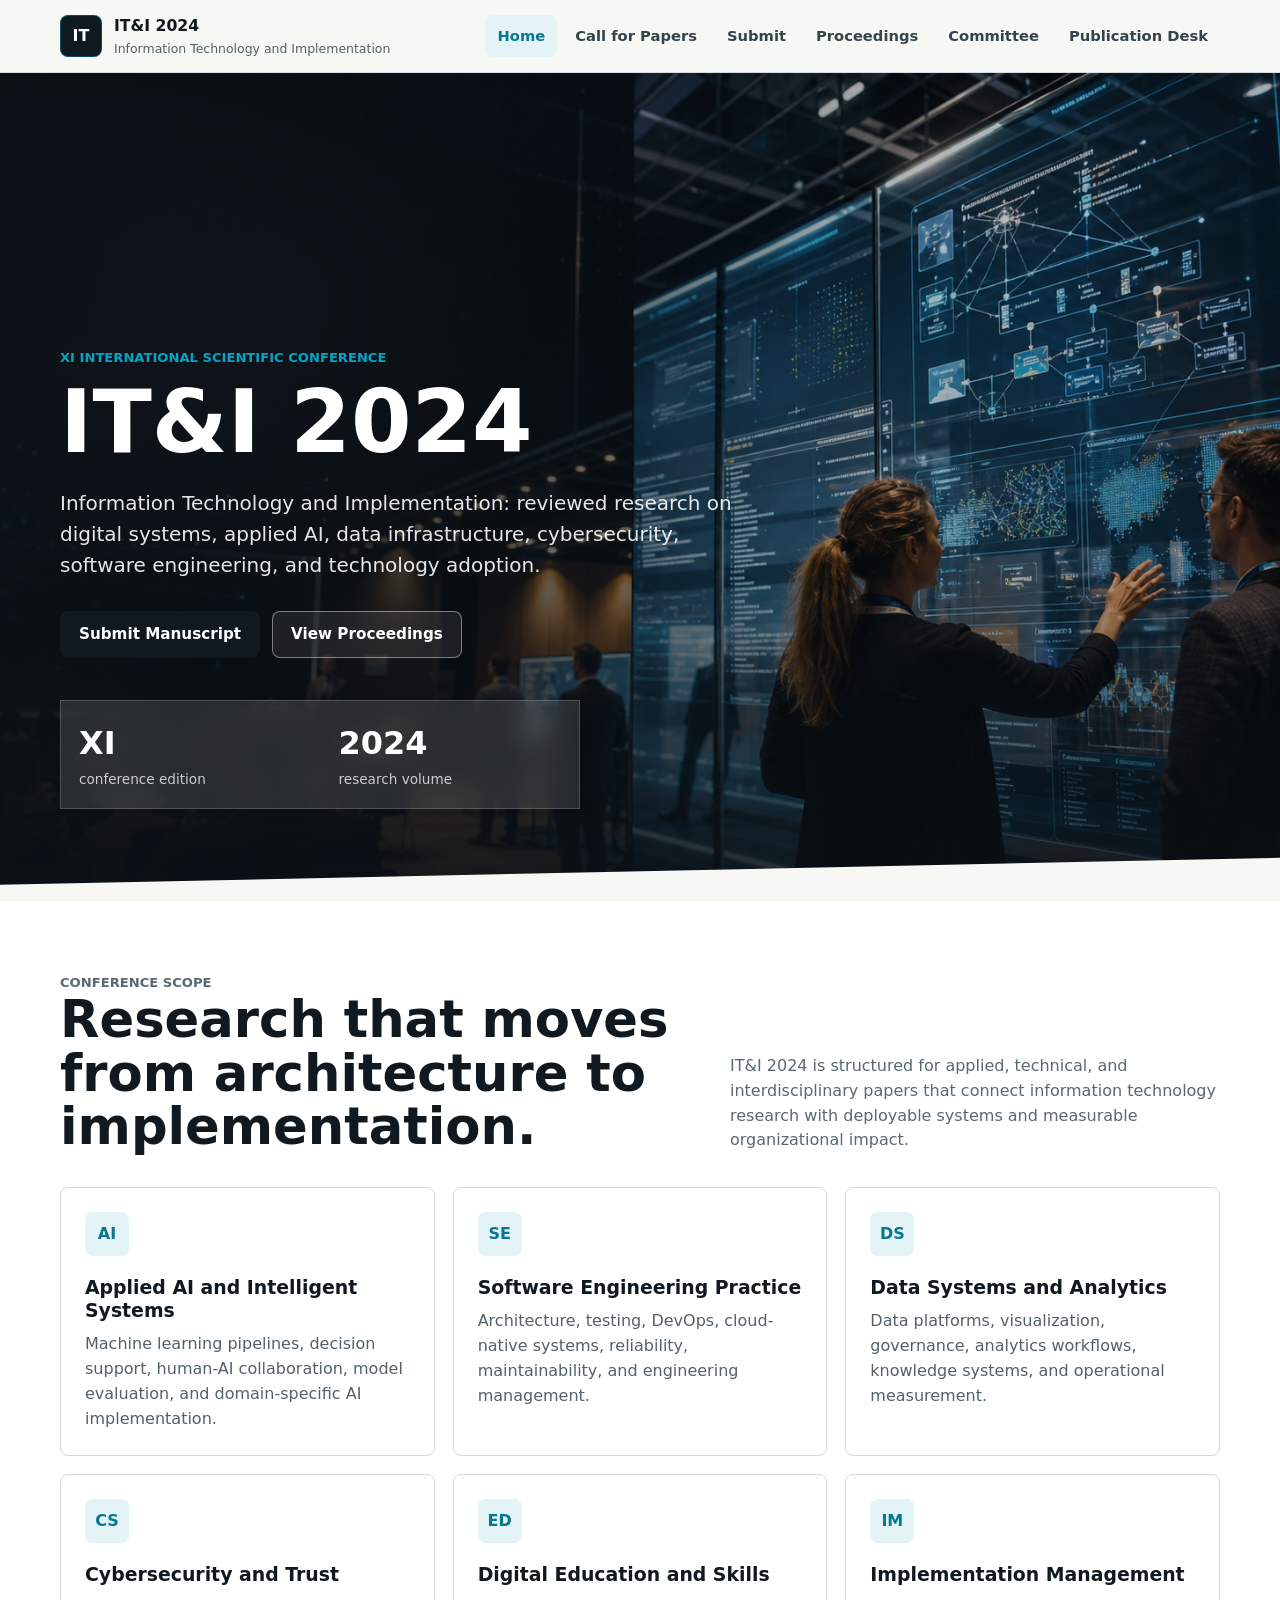
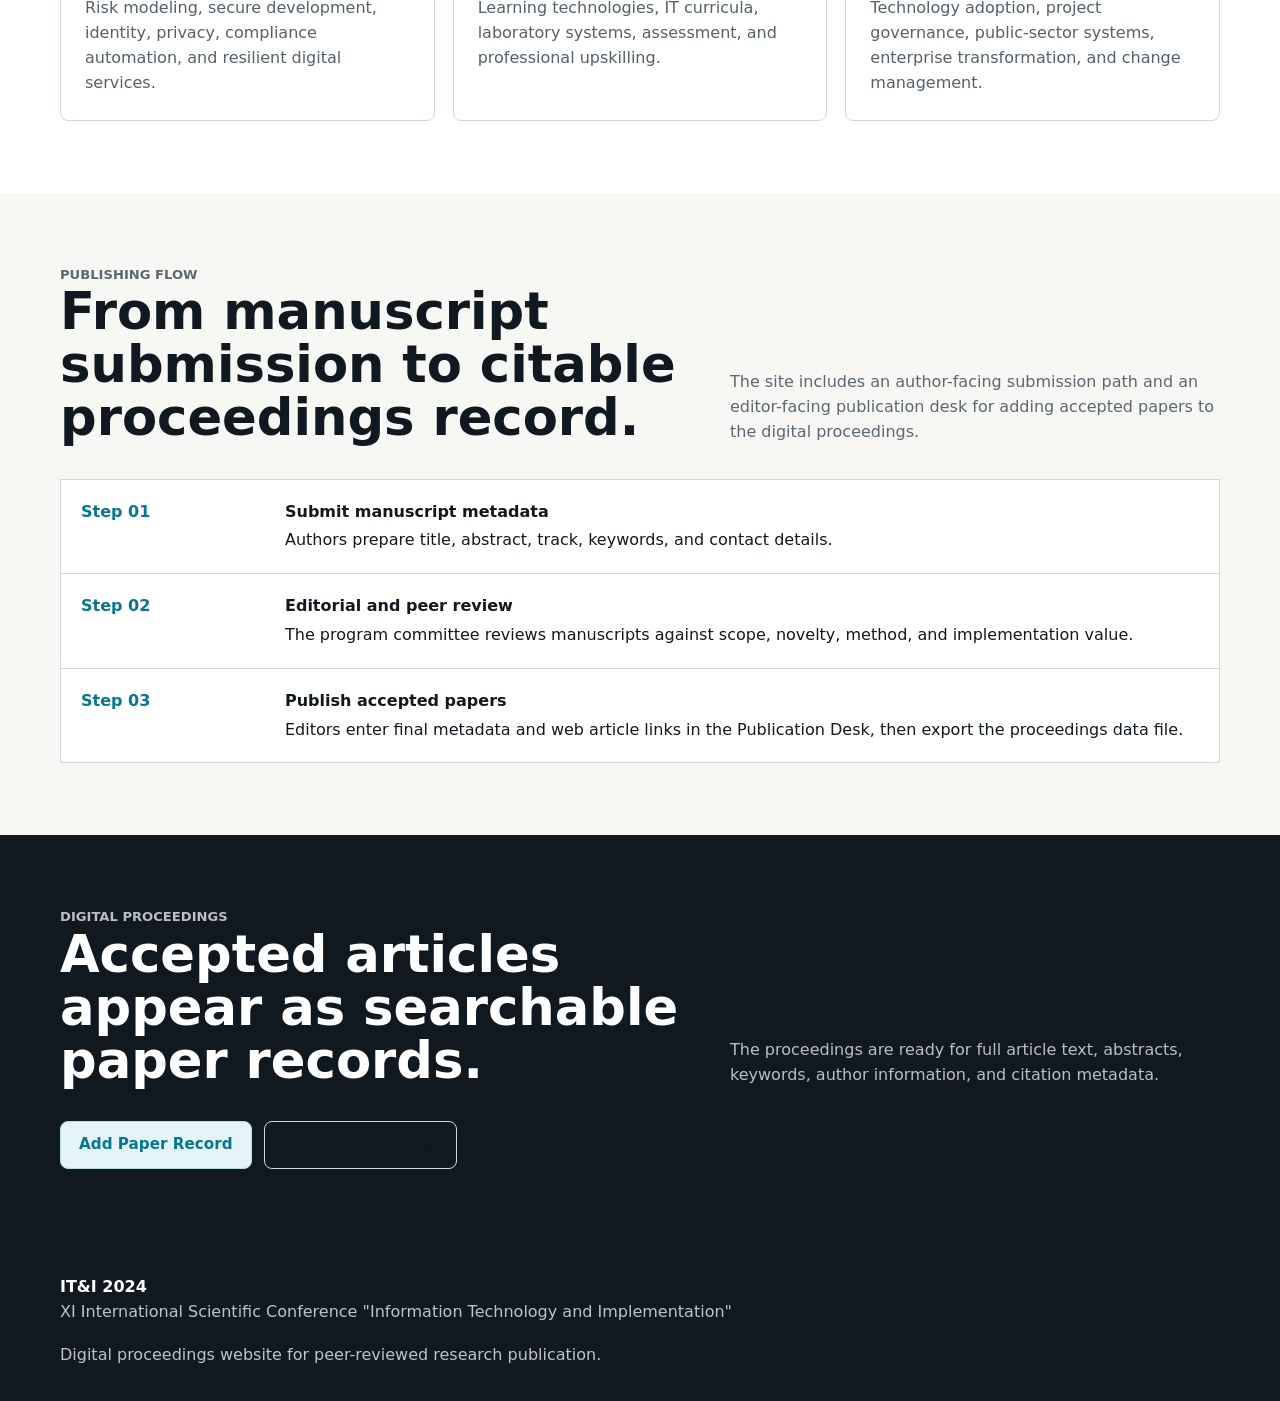
<file: index.html>
<!doctype html>
<html lang="en">
  <head>
    <meta charset="utf-8">
    <meta name="viewport" content="width=device-width, initial-scale=1">
    <title>IT&amp;I 2024 - Information Technology and Implementation</title>
    <meta name="description" content="IT&I 2024 - XI International Scientific Conference Information Technology and Implementation.">
    <link rel="stylesheet" href="assets/styles.css">
  </head>
  <body>
    <header class="site-header">
      <div class="site-header__inner">
        <a class="brand" href="index.html" aria-label="IT&I 2024 home">
          <span class="brand__mark">IT</span>
          <span class="brand__text">
            <strong>IT&amp;I 2024</strong>
            <span>Information Technology and Implementation</span>
          </span>
        </a>
        <button class="nav-toggle" type="button" data-nav-toggle aria-label="Open navigation" aria-expanded="false">
          <span></span><span></span><span></span>
        </button>
        <nav class="site-nav" data-nav>
          <a href="index.html">Home</a>
          <a href="cfp.html">Call for Papers</a>
          <a href="submit.html">Submit</a>
          <a href="proceedings.html">Proceedings</a>
          <a href="committee.html">Committee</a>
          <a href="publisher.html">Publication Desk</a>
        </nav>
      </div>
    </header>

    <main>
      <section class="hero">
        <div class="hero__inner">
          <div class="hero__content">
            <p class="eyebrow">XI International Scientific Conference</p>
            <h1>IT&amp;I 2024</h1>
            <p class="hero__subtitle">Information Technology and Implementation: reviewed research on digital systems, applied AI, data infrastructure, cybersecurity, software engineering, and technology adoption.</p>
            <div class="hero__actions">
              <a class="button" href="submit.html">Submit Manuscript</a>
              <a class="button button--ghost" href="proceedings.html">View Proceedings</a>
            </div>
            <div class="hero__stats" aria-label="Conference highlights">
              <div><strong>XI</strong><span>conference edition</span></div>
              <div><strong>2024</strong><span>research volume</span></div>
            </div>
          </div>
        </div>
      </section>

      <section class="section section--white">
        <div class="section__inner">
          <div class="section__header">
            <div>
              <p class="eyebrow">Conference Scope</p>
              <h2>Research that moves from architecture to implementation.</h2>
            </div>
            <p>IT&amp;I 2024 is structured for applied, technical, and interdisciplinary papers that connect information technology research with deployable systems and measurable organizational impact.</p>
          </div>
          <div class="grid grid--3">
            <article class="track-card">
              <span class="track-card__code">AI</span>
              <h3>Applied AI and Intelligent Systems</h3>
              <p>Machine learning pipelines, decision support, human-AI collaboration, model evaluation, and domain-specific AI implementation.</p>
            </article>
            <article class="track-card">
              <span class="track-card__code">SE</span>
              <h3>Software Engineering Practice</h3>
              <p>Architecture, testing, DevOps, cloud-native systems, reliability, maintainability, and engineering management.</p>
            </article>
            <article class="track-card">
              <span class="track-card__code">DS</span>
              <h3>Data Systems and Analytics</h3>
              <p>Data platforms, visualization, governance, analytics workflows, knowledge systems, and operational measurement.</p>
            </article>
            <article class="track-card">
              <span class="track-card__code">CS</span>
              <h3>Cybersecurity and Trust</h3>
              <p>Risk modeling, secure development, identity, privacy, compliance automation, and resilient digital services.</p>
            </article>
            <article class="track-card">
              <span class="track-card__code">ED</span>
              <h3>Digital Education and Skills</h3>
              <p>Learning technologies, IT curricula, laboratory systems, assessment, and professional upskilling.</p>
            </article>
            <article class="track-card">
              <span class="track-card__code">IM</span>
              <h3>Implementation Management</h3>
              <p>Technology adoption, project governance, public-sector systems, enterprise transformation, and change management.</p>
            </article>
          </div>
        </div>
      </section>

      <section class="section">
        <div class="section__inner">
          <div class="section__header">
            <div>
              <p class="eyebrow">Publishing Flow</p>
              <h2>From manuscript submission to citable proceedings record.</h2>
            </div>
            <p>The site includes an author-facing submission path and an editor-facing publication desk for adding accepted papers to the digital proceedings.</p>
          </div>
          <div class="timeline">
            <div class="timeline__item">
              <time>Step 01</time>
              <div><strong>Submit manuscript metadata</strong><span>Authors prepare title, abstract, track, keywords, and contact details.</span></div>
            </div>
            <div class="timeline__item">
              <time>Step 02</time>
              <div><strong>Editorial and peer review</strong><span>The program committee reviews manuscripts against scope, novelty, method, and implementation value.</span></div>
            </div>
            <div class="timeline__item">
              <time>Step 03</time>
              <div><strong>Publish accepted papers</strong><span>Editors enter final metadata and web article links in the Publication Desk, then export the proceedings data file.</span></div>
            </div>
          </div>
        </div>
      </section>

      <section class="section section--dark">
        <div class="section__inner">
          <div class="section__header">
            <div>
              <p class="eyebrow">Digital Proceedings</p>
              <h2>Accepted articles appear as searchable paper records.</h2>
            </div>
            <p>The proceedings are ready for full article text, abstracts, keywords, author information, and citation metadata.</p>
          </div>
          <div class="hero__actions">
            <a class="button button--quiet" href="publisher.html">Add Paper Record</a>
            <a class="button button--ghost" href="proceedings.html">Open Proceedings</a>
          </div>
        </div>
      </section>
    </main>

    <footer class="site-footer">
      <div class="footer__inner">
        <div><strong>IT&amp;I 2024</strong><br>XI International Scientific Conference "Information Technology and Implementation"</div>
        <div>Digital proceedings website for peer-reviewed research publication.</div>
      </div>
    </footer>
    <script src="assets/papers.js"></script>
    <script src="assets/app.js"></script>
  </body>
</html>
</file>
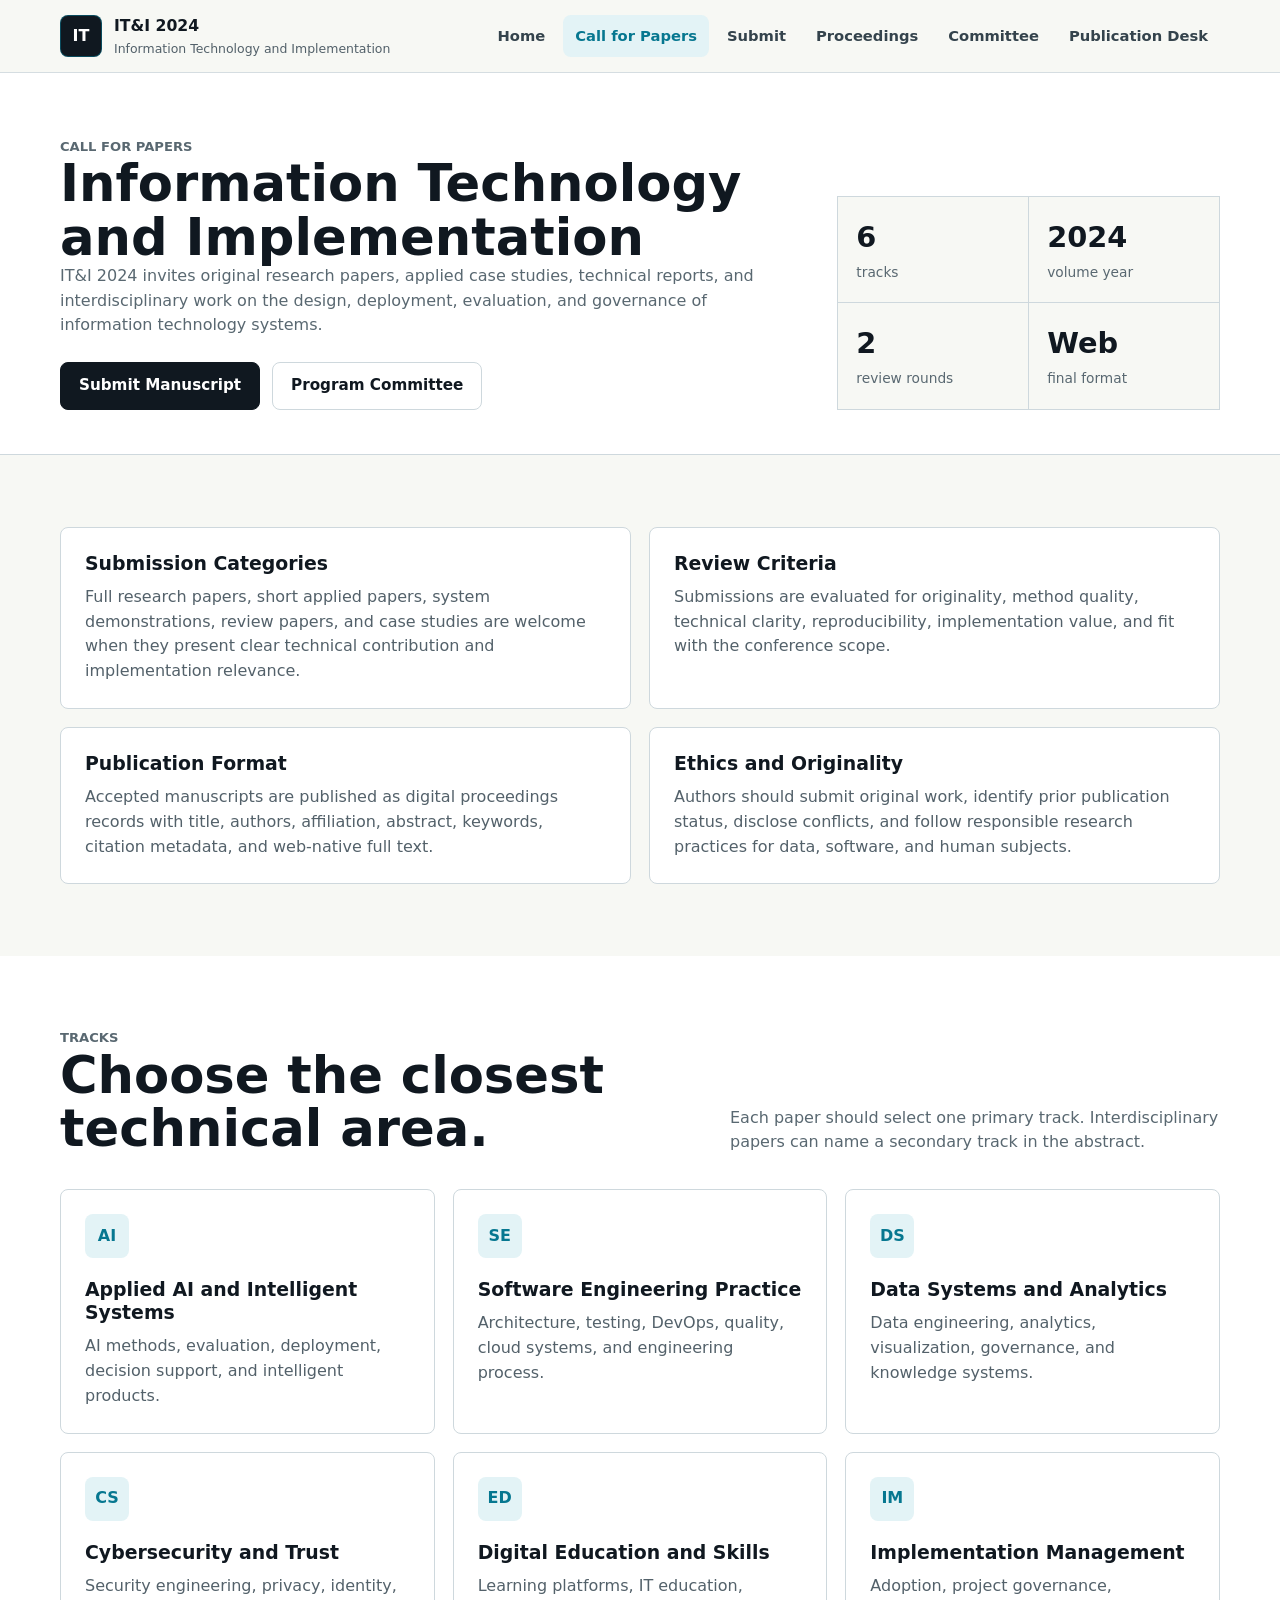
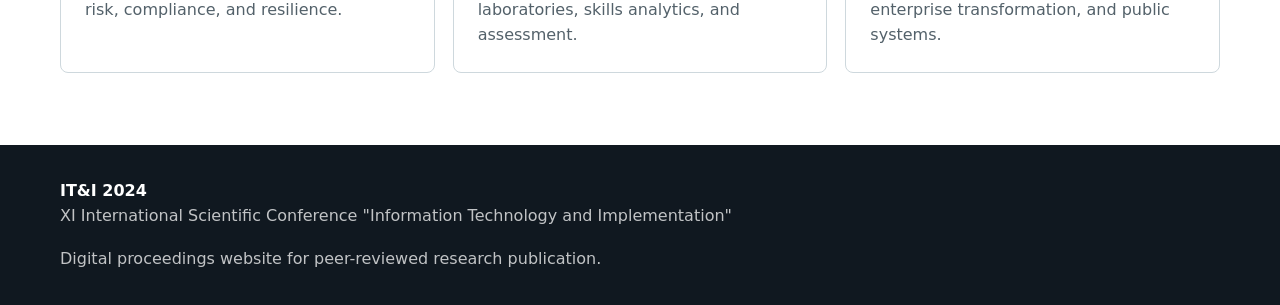
<file: cfp.html>
<!doctype html>
<html lang="en">
  <head>
    <meta charset="utf-8">
    <meta name="viewport" content="width=device-width, initial-scale=1">
    <title>Call for Papers - IT&amp;I 2024</title>
    <link rel="stylesheet" href="assets/styles.css">
  </head>
  <body>
    <header class="site-header">
      <div class="site-header__inner">
        <a class="brand" href="index.html"><span class="brand__mark">IT</span><span class="brand__text"><strong>IT&amp;I 2024</strong><span>Information Technology and Implementation</span></span></a>
        <button class="nav-toggle" type="button" data-nav-toggle aria-label="Open navigation" aria-expanded="false"><span></span><span></span><span></span></button>
        <nav class="site-nav" data-nav>
          <a href="index.html">Home</a>
          <a href="cfp.html">Call for Papers</a>
          <a href="submit.html">Submit</a>
          <a href="proceedings.html">Proceedings</a>
          <a href="committee.html">Committee</a>
          <a href="publisher.html">Publication Desk</a>
        </nav>
      </div>
    </header>
    <main>
      <section class="page-hero">
        <div class="section__inner page-hero__grid">
          <div>
            <p class="eyebrow">Call for Papers</p>
            <h1>Information Technology and Implementation</h1>
            <p>IT&amp;I 2024 invites original research papers, applied case studies, technical reports, and interdisciplinary work on the design, deployment, evaluation, and governance of information technology systems.</p>
            <div class="page-hero__actions">
              <a class="button" href="submit.html">Submit Manuscript</a>
              <a class="button button--ghost" href="committee.html">Program Committee</a>
            </div>
          </div>
          <div class="metric-strip">
            <div><strong>6</strong><span>tracks</span></div>
            <div><strong>2024</strong><span>volume year</span></div>
            <div><strong>2</strong><span>review rounds</span></div>
            <div><strong>Web</strong><span>final format</span></div>
          </div>
        </div>
      </section>

      <section class="section">
        <div class="section__inner">
          <div class="grid grid--2">
            <article class="info-panel">
              <h3>Submission Categories</h3>
              <p>Full research papers, short applied papers, system demonstrations, review papers, and case studies are welcome when they present clear technical contribution and implementation relevance.</p>
            </article>
            <article class="info-panel">
              <h3>Review Criteria</h3>
              <p>Submissions are evaluated for originality, method quality, technical clarity, reproducibility, implementation value, and fit with the conference scope.</p>
            </article>
            <article class="info-panel">
              <h3>Publication Format</h3>
              <p>Accepted manuscripts are published as digital proceedings records with title, authors, affiliation, abstract, keywords, citation metadata, and web-native full text.</p>
            </article>
            <article class="info-panel">
              <h3>Ethics and Originality</h3>
              <p>Authors should submit original work, identify prior publication status, disclose conflicts, and follow responsible research practices for data, software, and human subjects.</p>
            </article>
          </div>
        </div>
      </section>

      <section class="section section--white">
        <div class="section__inner">
          <div class="section__header">
            <div>
              <p class="eyebrow">Tracks</p>
              <h2>Choose the closest technical area.</h2>
            </div>
            <p>Each paper should select one primary track. Interdisciplinary papers can name a secondary track in the abstract.</p>
          </div>
          <div class="grid grid--3">
            <article class="track-card"><span class="track-card__code">AI</span><h3>Applied AI and Intelligent Systems</h3><p>AI methods, evaluation, deployment, decision support, and intelligent products.</p></article>
            <article class="track-card"><span class="track-card__code">SE</span><h3>Software Engineering Practice</h3><p>Architecture, testing, DevOps, quality, cloud systems, and engineering process.</p></article>
            <article class="track-card"><span class="track-card__code">DS</span><h3>Data Systems and Analytics</h3><p>Data engineering, analytics, visualization, governance, and knowledge systems.</p></article>
            <article class="track-card"><span class="track-card__code">CS</span><h3>Cybersecurity and Trust</h3><p>Security engineering, privacy, identity, risk, compliance, and resilience.</p></article>
            <article class="track-card"><span class="track-card__code">ED</span><h3>Digital Education and Skills</h3><p>Learning platforms, IT education, laboratories, skills analytics, and assessment.</p></article>
            <article class="track-card"><span class="track-card__code">IM</span><h3>Implementation Management</h3><p>Adoption, project governance, enterprise transformation, and public systems.</p></article>
          </div>
        </div>
      </section>
    </main>
    <footer class="site-footer"><div class="footer__inner"><div><strong>IT&amp;I 2024</strong><br>XI International Scientific Conference "Information Technology and Implementation"</div><div>Digital proceedings website for peer-reviewed research publication.</div></div></footer>
    <script src="assets/papers.js"></script>
    <script src="assets/app.js"></script>
  </body>
</html>
</file>
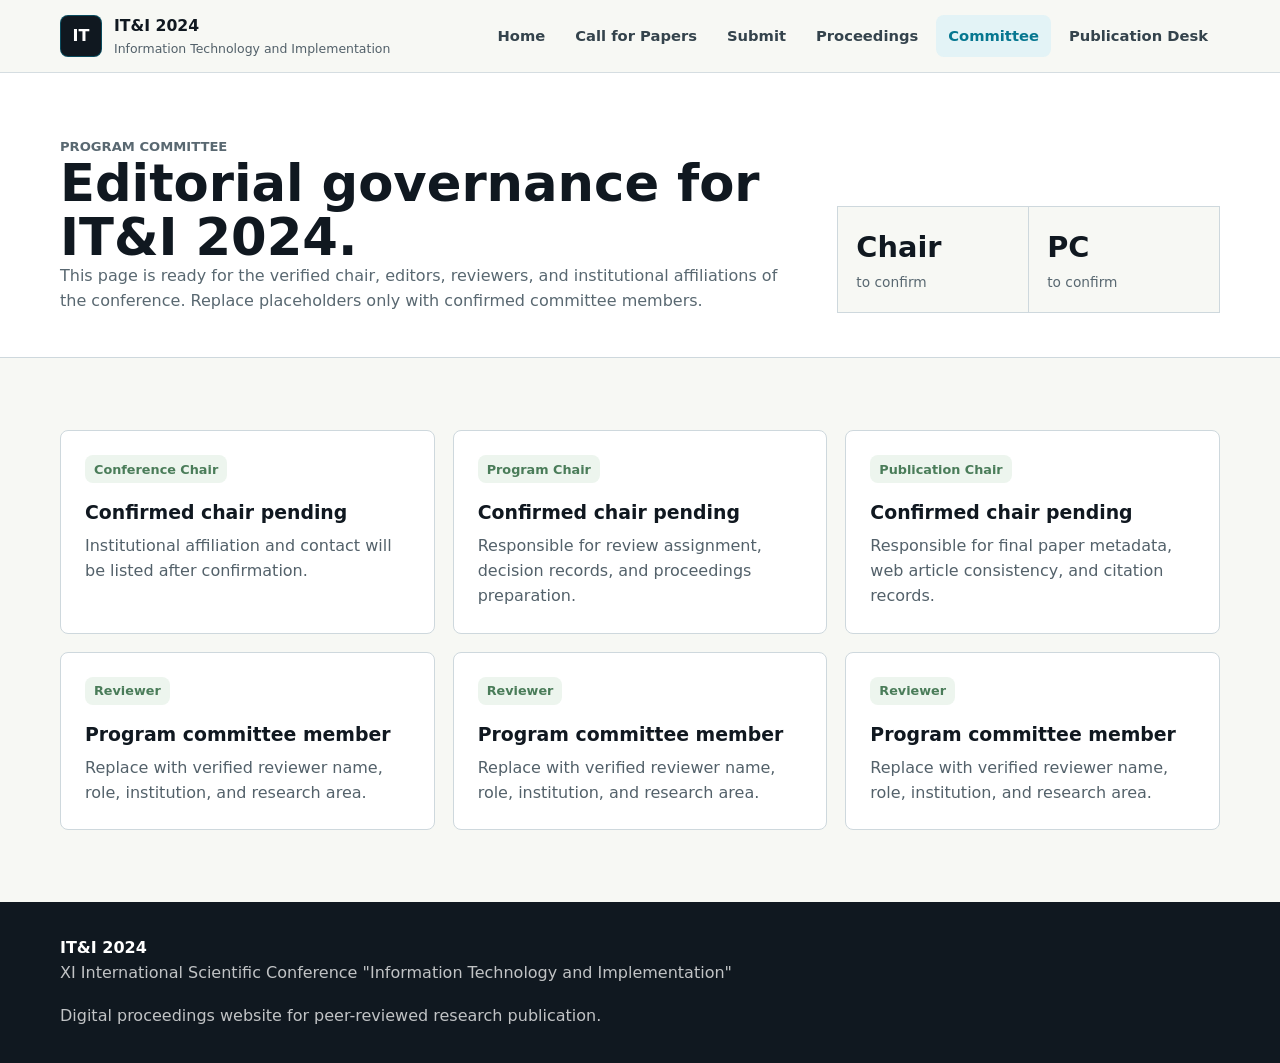
<file: committee.html>
<!doctype html>
<html lang="en">
  <head>
    <meta charset="utf-8">
    <meta name="viewport" content="width=device-width, initial-scale=1">
    <title>Committee - IT&amp;I 2024</title>
    <link rel="stylesheet" href="assets/styles.css">
  </head>
  <body>
    <header class="site-header">
      <div class="site-header__inner">
        <a class="brand" href="index.html"><span class="brand__mark">IT</span><span class="brand__text"><strong>IT&amp;I 2024</strong><span>Information Technology and Implementation</span></span></a>
        <button class="nav-toggle" type="button" data-nav-toggle aria-label="Open navigation" aria-expanded="false"><span></span><span></span><span></span></button>
        <nav class="site-nav" data-nav>
          <a href="index.html">Home</a>
          <a href="cfp.html">Call for Papers</a>
          <a href="submit.html">Submit</a>
          <a href="proceedings.html">Proceedings</a>
          <a href="committee.html">Committee</a>
          <a href="publisher.html">Publication Desk</a>
        </nav>
      </div>
    </header>
    <main>
      <section class="page-hero">
        <div class="section__inner page-hero__grid">
          <div>
            <p class="eyebrow">Program Committee</p>
            <h1>Editorial governance for IT&amp;I 2024.</h1>
            <p>This page is ready for the verified chair, editors, reviewers, and institutional affiliations of the conference. Replace placeholders only with confirmed committee members.</p>
          </div>
          <div class="metric-strip">
            <div><strong>Chair</strong><span>to confirm</span></div>
            <div><strong>PC</strong><span>to confirm</span></div>
          </div>
        </div>
      </section>
      <section class="section">
        <div class="section__inner">
          <div class="committee-grid">
            <article class="committee-card"><span class="role-tag">Conference Chair</span><h3>Confirmed chair pending</h3><p>Institutional affiliation and contact will be listed after confirmation.</p></article>
            <article class="committee-card"><span class="role-tag">Program Chair</span><h3>Confirmed chair pending</h3><p>Responsible for review assignment, decision records, and proceedings preparation.</p></article>
            <article class="committee-card"><span class="role-tag">Publication Chair</span><h3>Confirmed chair pending</h3><p>Responsible for final paper metadata, web article consistency, and citation records.</p></article>
            <article class="committee-card"><span class="role-tag">Reviewer</span><h3>Program committee member</h3><p>Replace with verified reviewer name, role, institution, and research area.</p></article>
            <article class="committee-card"><span class="role-tag">Reviewer</span><h3>Program committee member</h3><p>Replace with verified reviewer name, role, institution, and research area.</p></article>
            <article class="committee-card"><span class="role-tag">Reviewer</span><h3>Program committee member</h3><p>Replace with verified reviewer name, role, institution, and research area.</p></article>
          </div>
        </div>
      </section>
    </main>
    <footer class="site-footer"><div class="footer__inner"><div><strong>IT&amp;I 2024</strong><br>XI International Scientific Conference "Information Technology and Implementation"</div><div>Digital proceedings website for peer-reviewed research publication.</div></div></footer>
    <script src="assets/papers.js"></script>
    <script src="assets/app.js"></script>
  </body>
</html>
</file>
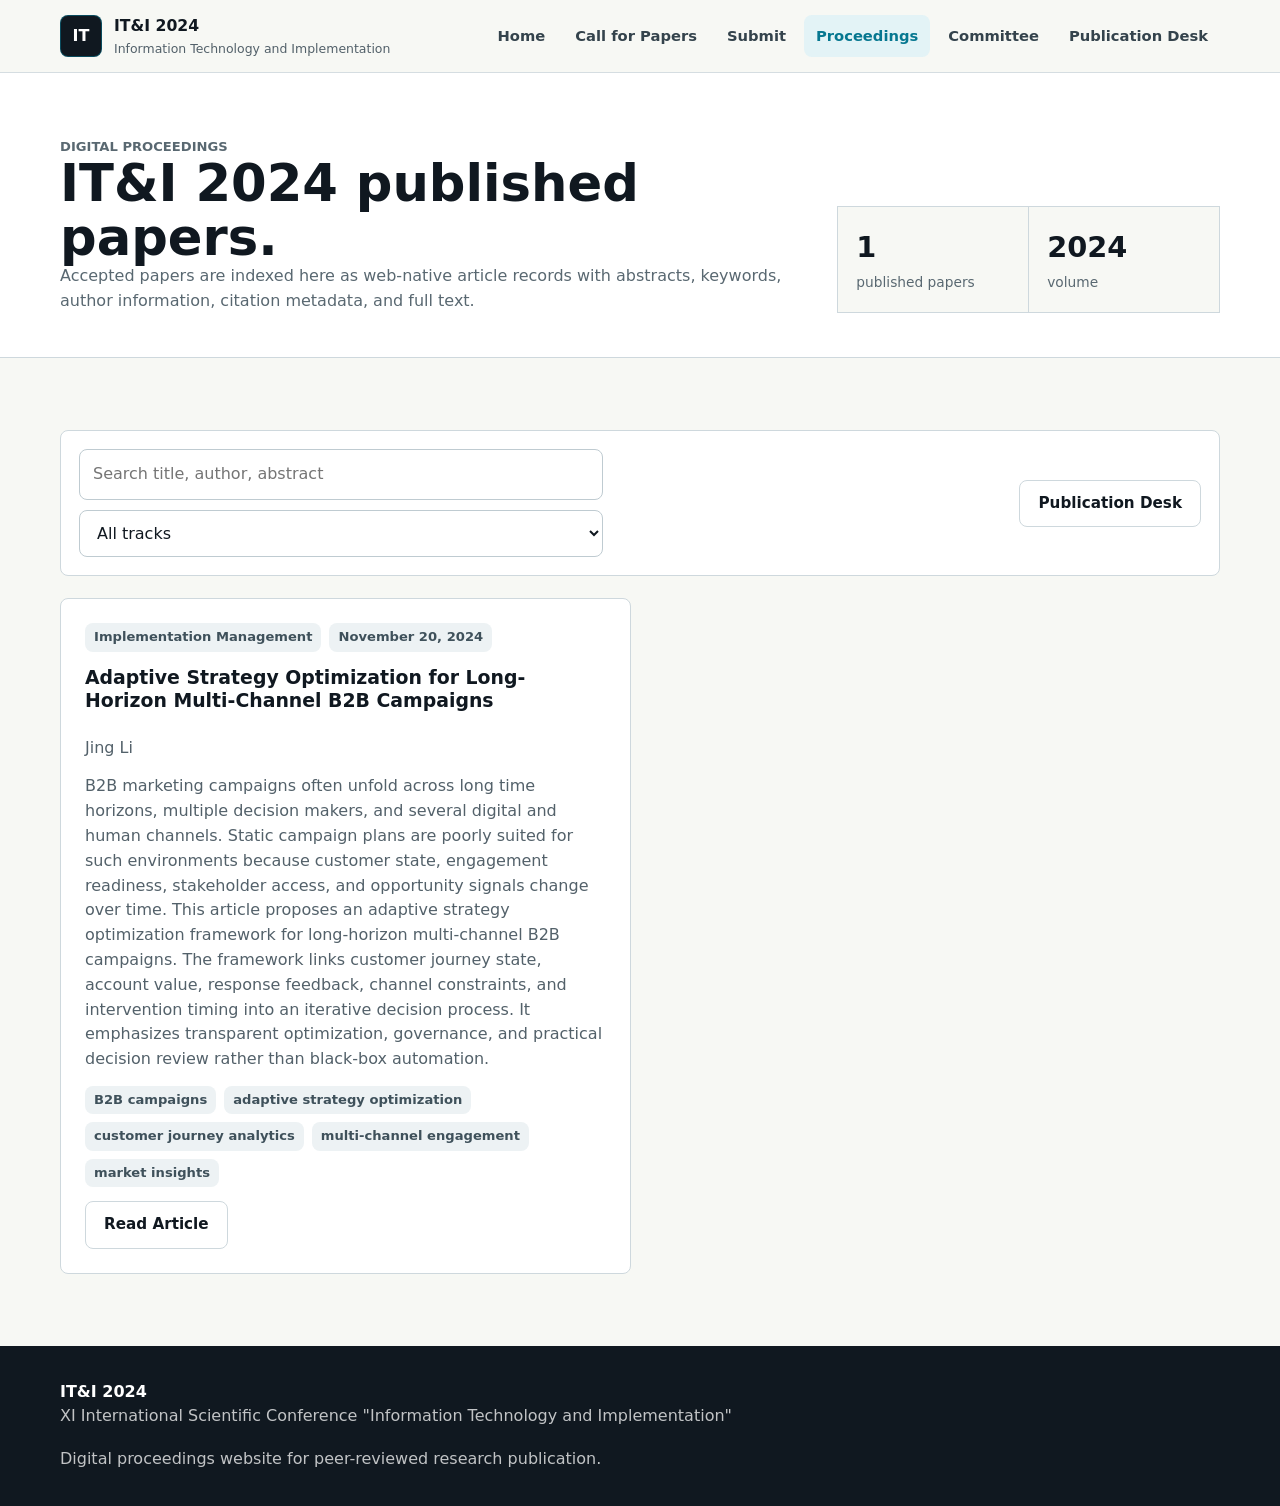
<file: proceedings.html>
<!doctype html>
<html lang="en">
  <head>
    <meta charset="utf-8">
    <meta name="viewport" content="width=device-width, initial-scale=1">
    <title>Proceedings - IT&amp;I 2024</title>
    <link rel="stylesheet" href="assets/styles.css">
  </head>
  <body>
    <header class="site-header">
      <div class="site-header__inner">
        <a class="brand" href="index.html"><span class="brand__mark">IT</span><span class="brand__text"><strong>IT&amp;I 2024</strong><span>Information Technology and Implementation</span></span></a>
        <button class="nav-toggle" type="button" data-nav-toggle aria-label="Open navigation" aria-expanded="false"><span></span><span></span><span></span></button>
        <nav class="site-nav" data-nav>
          <a href="index.html">Home</a>
          <a href="cfp.html">Call for Papers</a>
          <a href="submit.html">Submit</a>
          <a href="proceedings.html">Proceedings</a>
          <a href="committee.html">Committee</a>
          <a href="publisher.html">Publication Desk</a>
        </nav>
      </div>
    </header>
    <main>
      <section class="page-hero">
        <div class="section__inner page-hero__grid">
          <div>
            <p class="eyebrow">Digital Proceedings</p>
            <h1>IT&amp;I 2024 published papers.</h1>
            <p>Accepted papers are indexed here as web-native article records with abstracts, keywords, author information, citation metadata, and full text.</p>
          </div>
          <div class="metric-strip">
            <div><strong data-paper-count>0</strong><span>published papers</span></div>
            <div><strong>2024</strong><span>volume</span></div>
          </div>
        </div>
      </section>

      <section class="section">
        <div class="section__inner">
          <div class="toolbar">
            <div class="field-inline">
              <input data-paper-search type="search" placeholder="Search title, author, abstract">
              <select data-paper-track aria-label="Filter by track">
                <option value="">All tracks</option>
              </select>
            </div>
            <a class="button button--ghost" href="publisher.html">Publication Desk</a>
          </div>
          <div class="paper-list" data-proceedings></div>
        </div>
      </section>
    </main>
    <footer class="site-footer"><div class="footer__inner"><div><strong>IT&amp;I 2024</strong><br>XI International Scientific Conference "Information Technology and Implementation"</div><div>Digital proceedings website for peer-reviewed research publication.</div></div></footer>
    <script src="assets/papers.js"></script>
    <script src="assets/app.js"></script>
  </body>
</html>
</file>
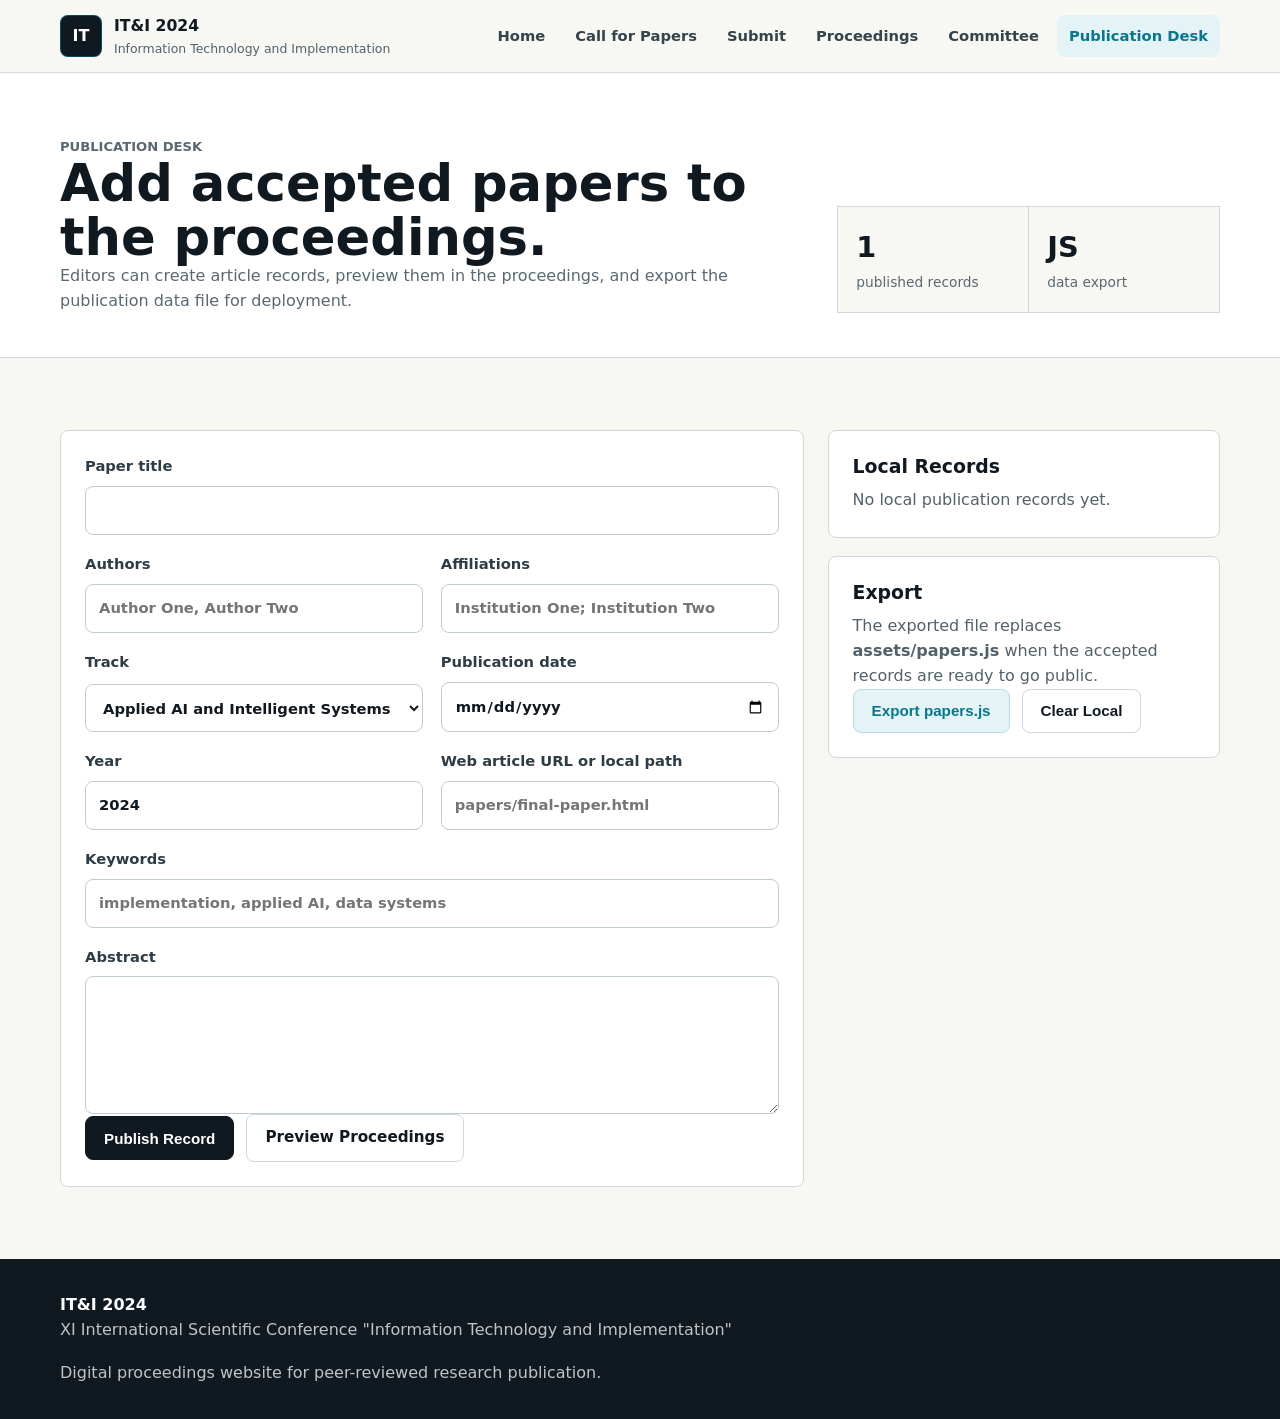
<file: publisher.html>
<!doctype html>
<html lang="en">
  <head>
    <meta charset="utf-8">
    <meta name="viewport" content="width=device-width, initial-scale=1">
    <title>Publication Desk - IT&amp;I 2024</title>
    <link rel="stylesheet" href="assets/styles.css">
  </head>
  <body>
    <header class="site-header">
      <div class="site-header__inner">
        <a class="brand" href="index.html"><span class="brand__mark">IT</span><span class="brand__text"><strong>IT&amp;I 2024</strong><span>Information Technology and Implementation</span></span></a>
        <button class="nav-toggle" type="button" data-nav-toggle aria-label="Open navigation" aria-expanded="false"><span></span><span></span><span></span></button>
        <nav class="site-nav" data-nav>
          <a href="index.html">Home</a>
          <a href="cfp.html">Call for Papers</a>
          <a href="submit.html">Submit</a>
          <a href="proceedings.html">Proceedings</a>
          <a href="committee.html">Committee</a>
          <a href="publisher.html">Publication Desk</a>
        </nav>
      </div>
    </header>
    <main>
      <section class="page-hero">
        <div class="section__inner page-hero__grid">
          <div>
            <p class="eyebrow">Publication Desk</p>
            <h1>Add accepted papers to the proceedings.</h1>
            <p>Editors can create article records, preview them in the proceedings, and export the publication data file for deployment.</p>
          </div>
          <div class="metric-strip">
            <div><strong data-paper-count>0</strong><span>published records</span></div>
            <div><strong>JS</strong><span>data export</span></div>
          </div>
        </div>
      </section>

      <section class="section">
        <div class="section__inner layout-two">
          <form class="form-panel" data-publisher-form>
            <div class="form-grid">
              <label class="span-2">
                Paper title
                <input name="title" type="text" required>
              </label>
              <label>
                Authors
                <input name="authors" type="text" placeholder="Author One, Author Two" required>
              </label>
              <label>
                Affiliations
                <input name="affiliations" type="text" placeholder="Institution One; Institution Two">
              </label>
              <label>
                Track
                <select name="track" required>
                  <option>Applied AI and Intelligent Systems</option>
                  <option>Software Engineering Practice</option>
                  <option>Data Systems and Analytics</option>
                  <option>Cybersecurity and Trust</option>
                  <option>Digital Education and Skills</option>
                  <option>Implementation Management</option>
                </select>
              </label>
              <label>
                Publication date
                <input name="publicationDate" type="date">
              </label>
              <label>
                Year
                <input name="year" type="text" value="2024">
              </label>
              <label>
                Web article URL or local path
                <input name="fullTextUrl" type="text" placeholder="papers/final-paper.html">
              </label>
              <label class="span-2">
                Keywords
                <input name="keywords" type="text" placeholder="implementation, applied AI, data systems">
              </label>
              <label class="span-2">
                Abstract
                <textarea name="abstract" required></textarea>
              </label>
            </div>
            <div class="form-actions">
              <button class="button" type="submit">Publish Record</button>
              <a class="button button--ghost" href="proceedings.html">Preview Proceedings</a>
            </div>
          </form>
          <aside class="stack">
            <div class="info-panel">
              <h3>Local Records</h3>
              <div class="stack" data-local-paper-list></div>
            </div>
            <div class="info-panel">
              <h3>Export</h3>
              <p class="muted">The exported file replaces <strong>assets/papers.js</strong> when the accepted records are ready to go public.</p>
              <div class="form-actions">
                <button class="button button--quiet" type="button" data-export-papers>Export papers.js</button>
                <button class="button button--ghost" type="button" data-clear-papers>Clear Local</button>
              </div>
            </div>
          </aside>
        </div>
      </section>
    </main>
    <footer class="site-footer"><div class="footer__inner"><div><strong>IT&amp;I 2024</strong><br>XI International Scientific Conference "Information Technology and Implementation"</div><div>Digital proceedings website for peer-reviewed research publication.</div></div></footer>
    <script src="assets/papers.js"></script>
    <script src="assets/app.js"></script>
  </body>
</html>
</file>
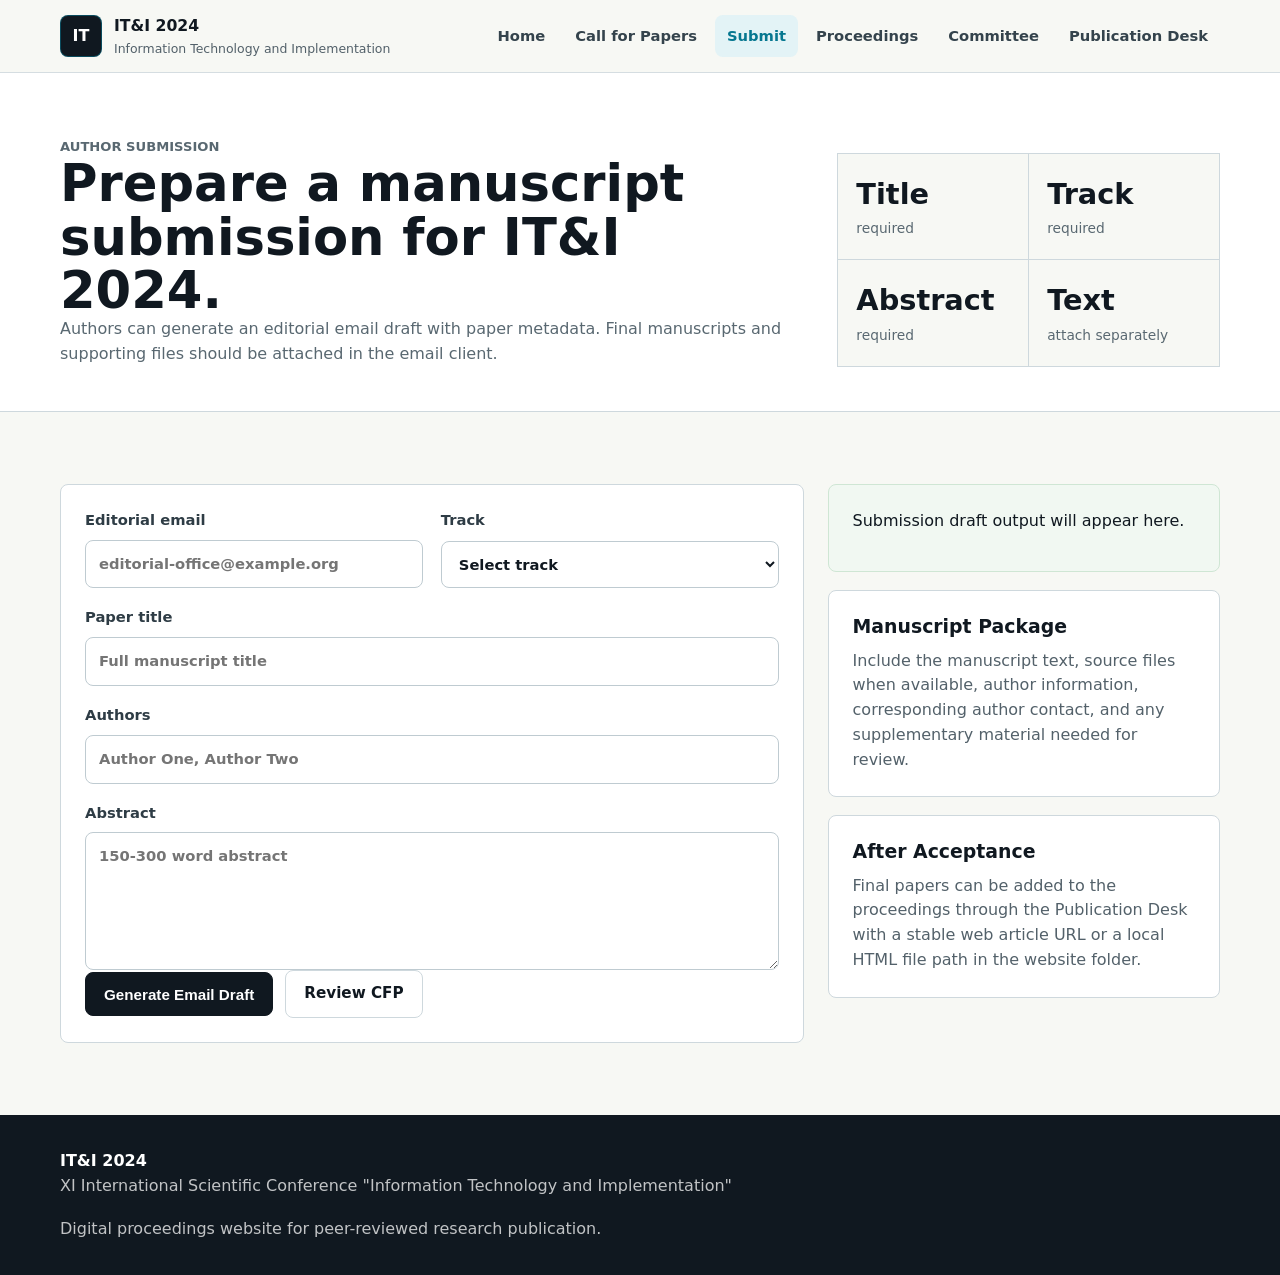
<file: submit.html>
<!doctype html>
<html lang="en">
  <head>
    <meta charset="utf-8">
    <meta name="viewport" content="width=device-width, initial-scale=1">
    <title>Submit Manuscript - IT&amp;I 2024</title>
    <link rel="stylesheet" href="assets/styles.css">
  </head>
  <body>
    <header class="site-header">
      <div class="site-header__inner">
        <a class="brand" href="index.html"><span class="brand__mark">IT</span><span class="brand__text"><strong>IT&amp;I 2024</strong><span>Information Technology and Implementation</span></span></a>
        <button class="nav-toggle" type="button" data-nav-toggle aria-label="Open navigation" aria-expanded="false"><span></span><span></span><span></span></button>
        <nav class="site-nav" data-nav>
          <a href="index.html">Home</a>
          <a href="cfp.html">Call for Papers</a>
          <a href="submit.html">Submit</a>
          <a href="proceedings.html">Proceedings</a>
          <a href="committee.html">Committee</a>
          <a href="publisher.html">Publication Desk</a>
        </nav>
      </div>
    </header>
    <main>
      <section class="page-hero">
        <div class="section__inner page-hero__grid">
          <div>
            <p class="eyebrow">Author Submission</p>
            <h1>Prepare a manuscript submission for IT&amp;I 2024.</h1>
            <p>Authors can generate an editorial email draft with paper metadata. Final manuscripts and supporting files should be attached in the email client.</p>
          </div>
          <div class="metric-strip">
            <div><strong>Title</strong><span>required</span></div>
            <div><strong>Track</strong><span>required</span></div>
            <div><strong>Abstract</strong><span>required</span></div>
            <div><strong>Text</strong><span>attach separately</span></div>
          </div>
        </div>
      </section>

      <section class="section">
        <div class="section__inner layout-two">
          <form class="form-panel" data-submission-form>
            <div class="form-grid">
              <label>
                Editorial email
                <input name="editorialEmail" type="email" placeholder="editorial-office@example.org" required>
              </label>
              <label>
                Track
                <select name="track" required>
                  <option value="">Select track</option>
                  <option>Applied AI and Intelligent Systems</option>
                  <option>Software Engineering Practice</option>
                  <option>Data Systems and Analytics</option>
                  <option>Cybersecurity and Trust</option>
                  <option>Digital Education and Skills</option>
                  <option>Implementation Management</option>
                </select>
              </label>
              <label class="span-2">
                Paper title
                <input name="title" type="text" placeholder="Full manuscript title" required>
              </label>
              <label class="span-2">
                Authors
                <input name="authors" type="text" placeholder="Author One, Author Two" required>
              </label>
              <label class="span-2">
                Abstract
                <textarea name="abstract" placeholder="150-300 word abstract" required></textarea>
              </label>
            </div>
            <div class="form-actions">
              <button class="button" type="submit">Generate Email Draft</button>
              <a class="button button--ghost" href="cfp.html">Review CFP</a>
            </div>
          </form>
          <aside class="stack">
            <div class="notice" data-submission-output>
              <p>Submission draft output will appear here.</p>
            </div>
            <div class="info-panel">
              <h3>Manuscript Package</h3>
              <p>Include the manuscript text, source files when available, author information, corresponding author contact, and any supplementary material needed for review.</p>
            </div>
            <div class="info-panel">
              <h3>After Acceptance</h3>
              <p>Final papers can be added to the proceedings through the Publication Desk with a stable web article URL or a local HTML file path in the website folder.</p>
            </div>
          </aside>
        </div>
      </section>
    </main>
    <footer class="site-footer"><div class="footer__inner"><div><strong>IT&amp;I 2024</strong><br>XI International Scientific Conference "Information Technology and Implementation"</div><div>Digital proceedings website for peer-reviewed research publication.</div></div></footer>
    <script src="assets/papers.js"></script>
    <script src="assets/app.js"></script>
  </body>
</html>
</file>
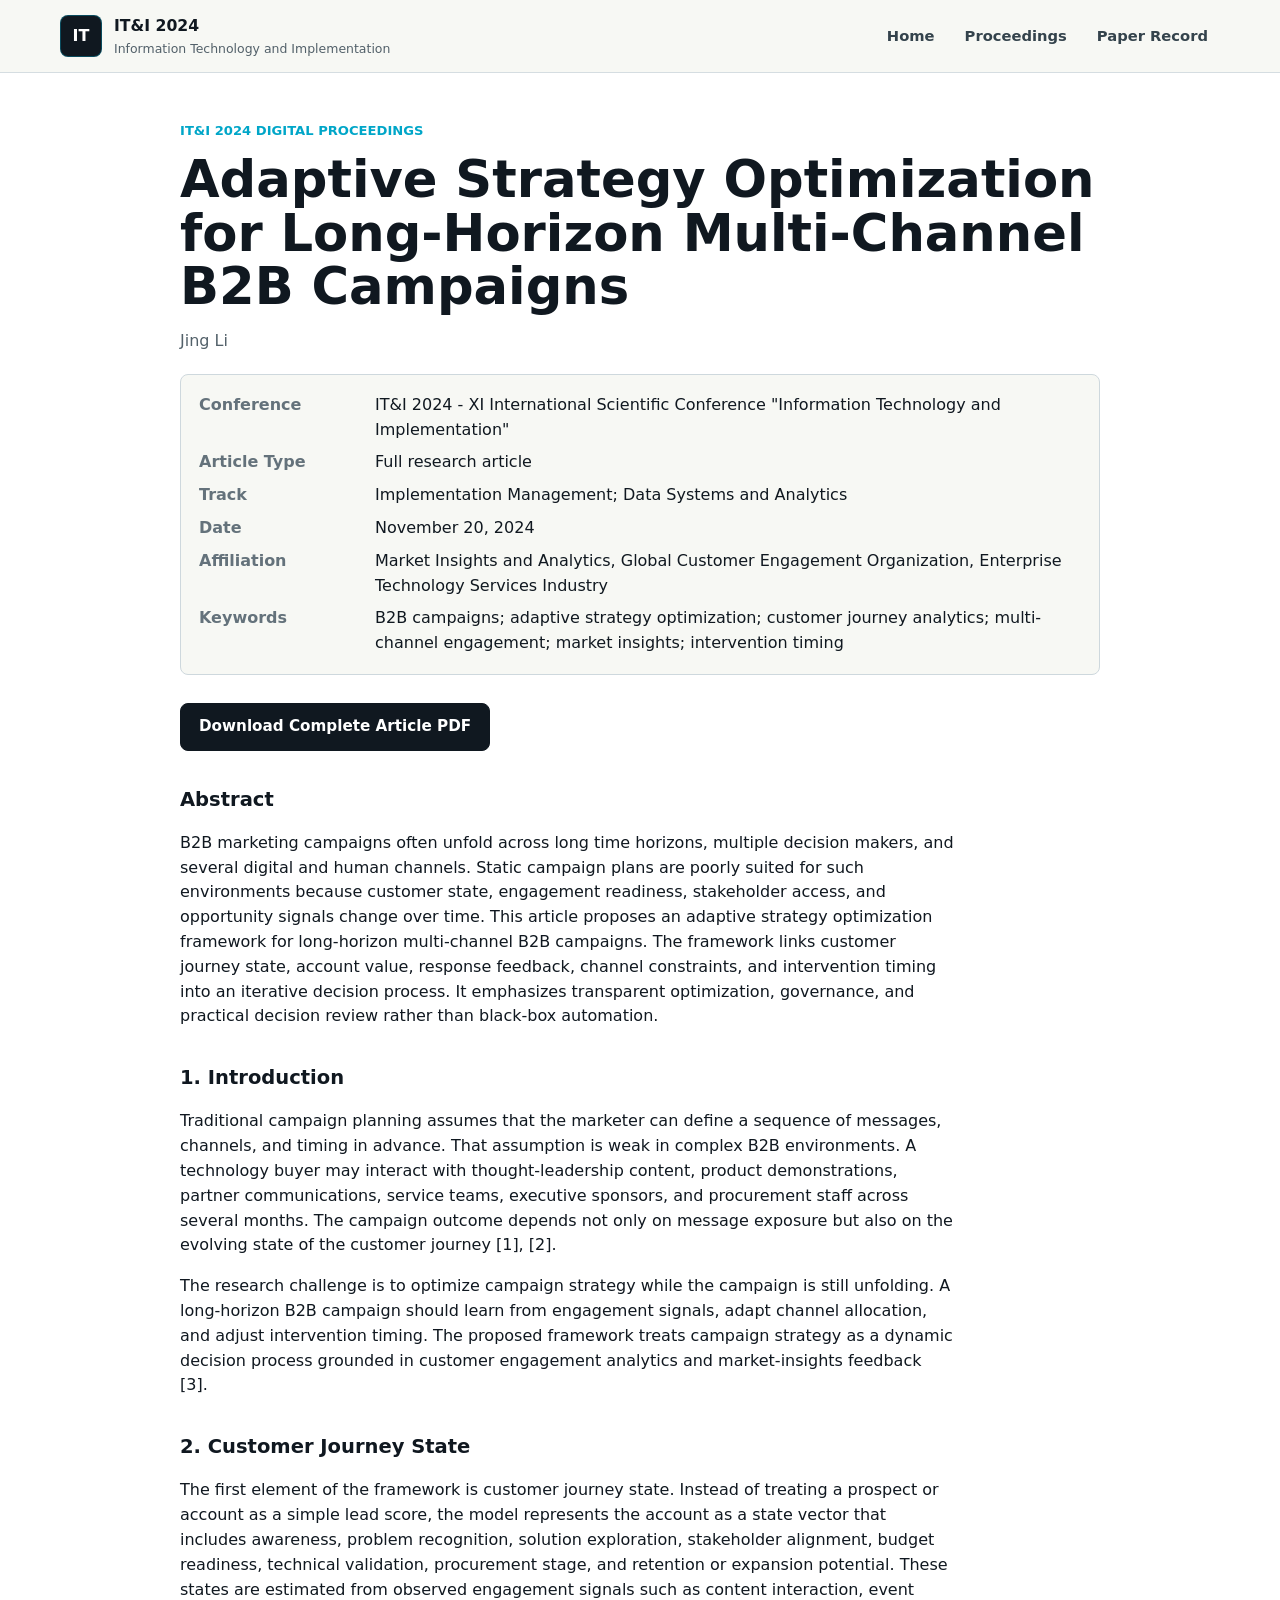
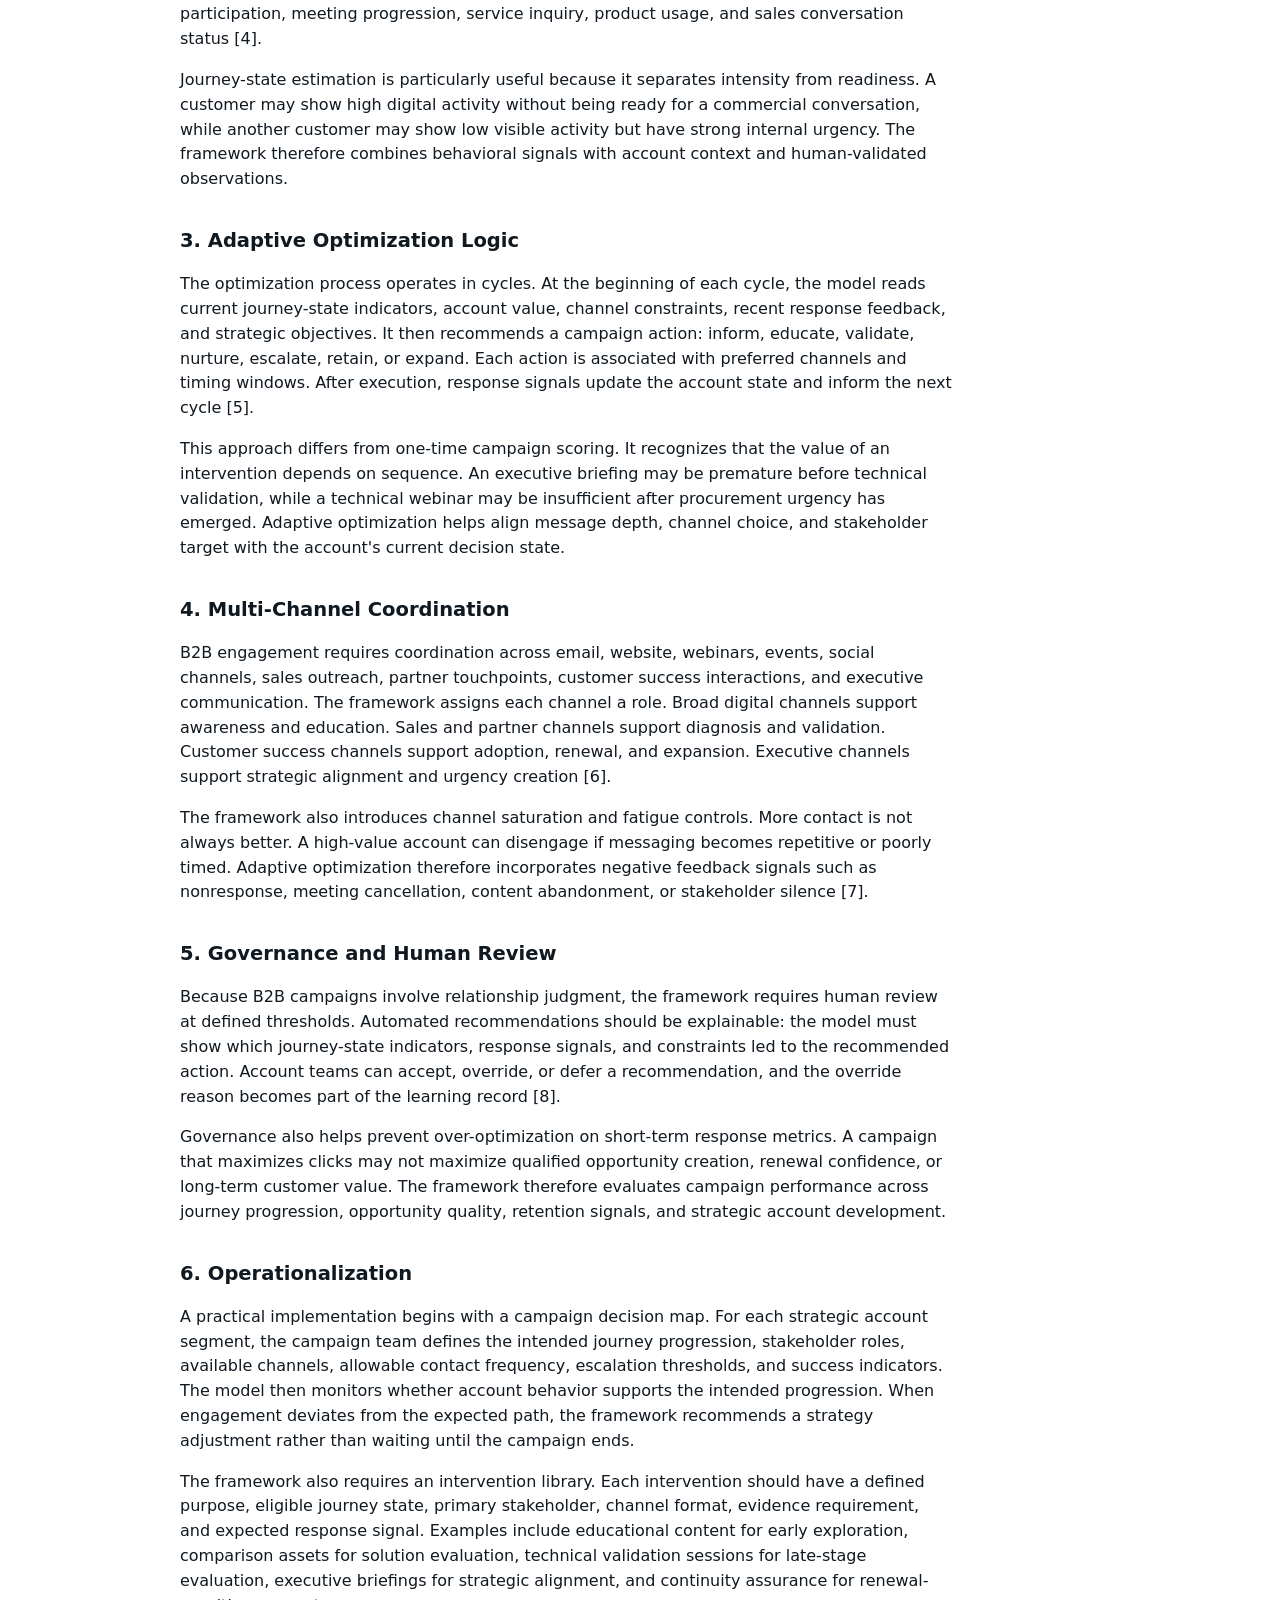
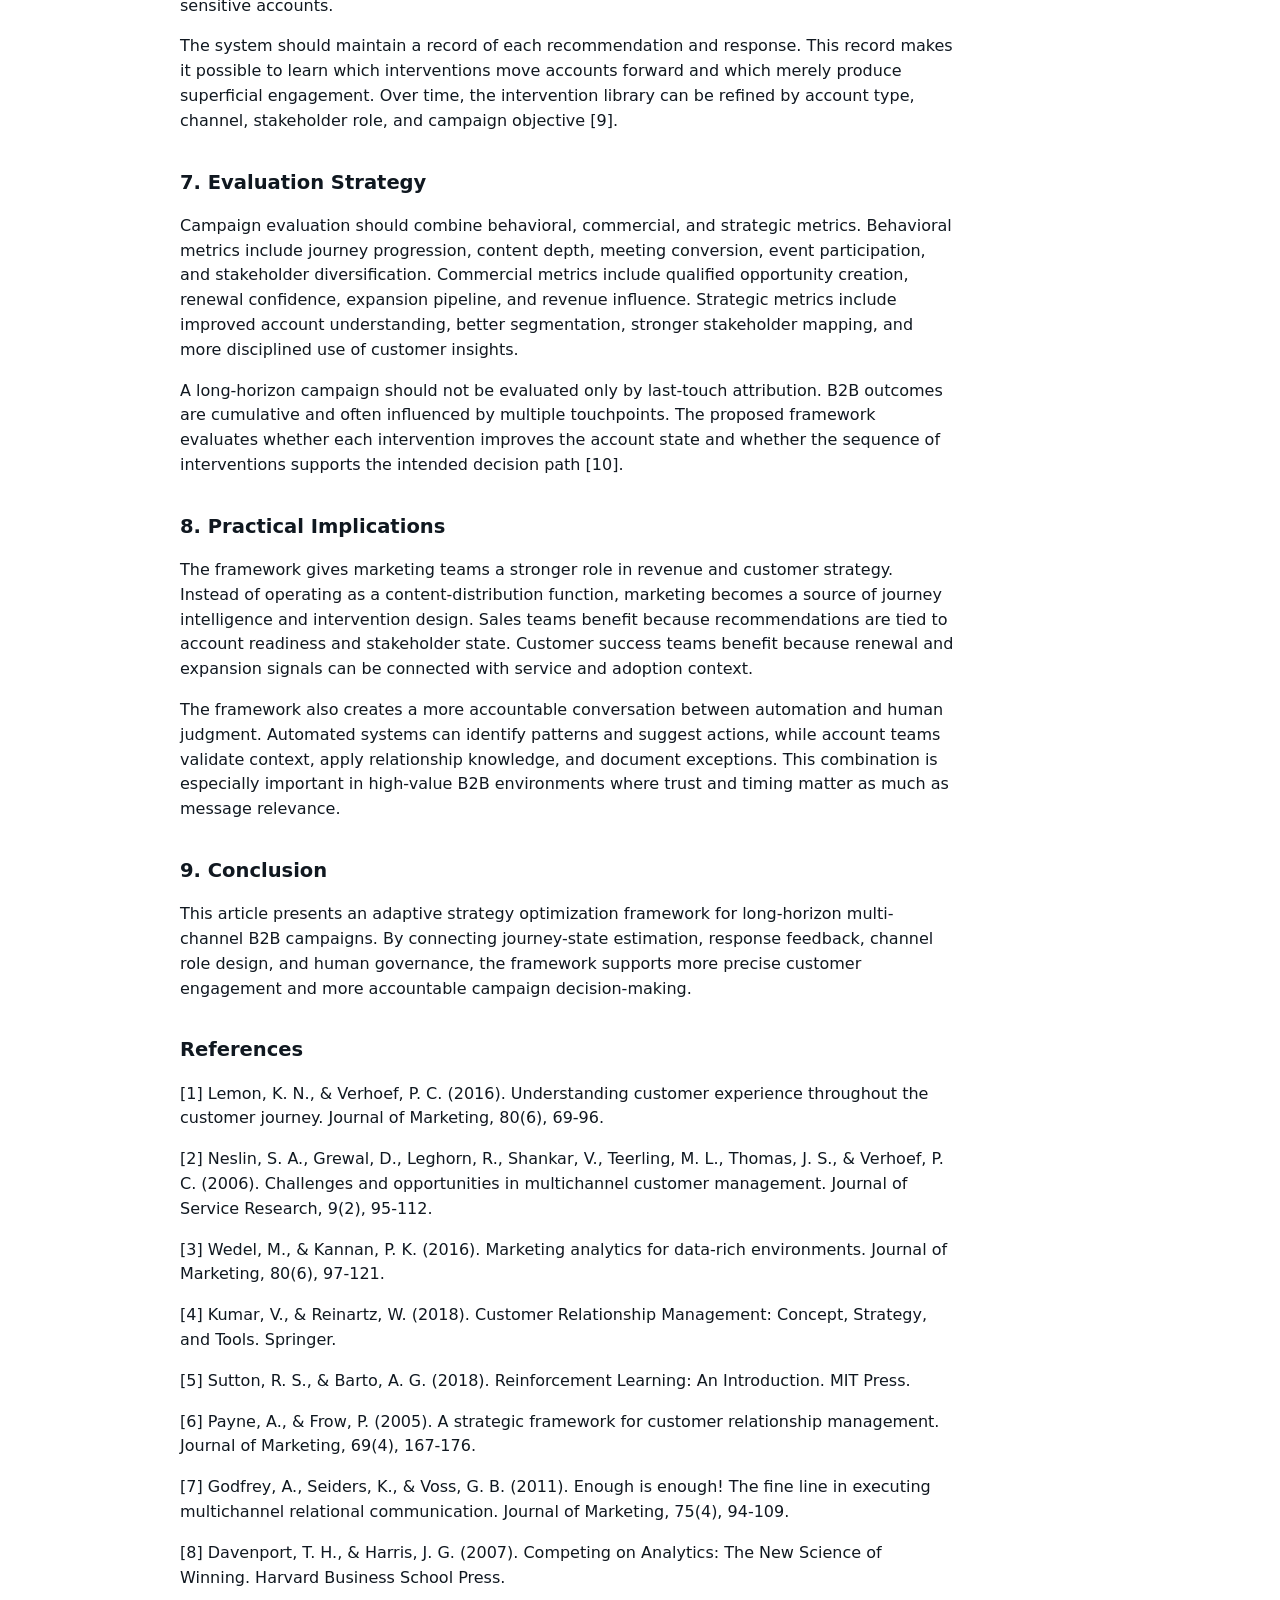
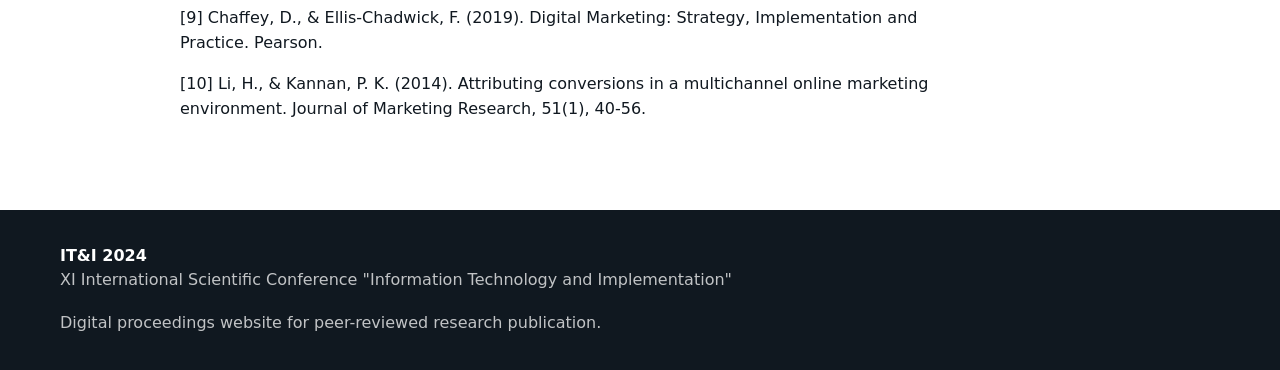
<file: papers/jing-li-adaptive-strategy-optimization.html>
<!doctype html>
<html lang="en">
  <head>
    <meta charset="utf-8">
    <meta name="viewport" content="width=device-width, initial-scale=1">
    <title>Adaptive Strategy Optimization - IT&amp;I 2024</title>
    <link rel="stylesheet" href="../assets/styles.css">
    <style>
      body { background: #ffffff; }
      .article-print { width: min(920px, calc(100% - 36px)); margin: 0 auto; padding: 48px 0 72px; }
      .article-print h1 { margin: 0; font-size: clamp(2rem, 5vw, 3.2rem); line-height: 1.04; }
      .article-print h2 { margin: 34px 0 10px; font-size: 1.22rem; }
      .article-print p { max-width: 76ch; }
      .article-meta { margin: 20px 0 28px; padding: 18px; border: 1px solid var(--line); border-radius: var(--radius); background: var(--paper); }
      .article-meta dl { display: grid; grid-template-columns: 160px minmax(0, 1fr); gap: 8px 16px; margin: 0; }
      .article-meta dt { color: #64727b; font-weight: 800; }
      .article-meta dd { margin: 0; }
      @media print {
        .site-header, .site-footer { display: none; }
        .article-print { width: 100%; padding: 0; }
      }
    </style>
  </head>
  <body>
    <header class="site-header">
      <div class="site-header__inner">
        <a class="brand" href="../index.html"><span class="brand__mark">IT</span><span class="brand__text"><strong>IT&amp;I 2024</strong><span>Information Technology and Implementation</span></span></a>
        <nav class="site-nav" data-nav>
          <a href="../index.html">Home</a>
          <a href="../proceedings.html">Proceedings</a>
          <a href="../paper.html?id=jing-li-adaptive-strategy-optimization-iti-2024">Paper Record</a>
        </nav>
      </div>
    </header>

    <main class="article-print">
      <p class="eyebrow">IT&amp;I 2024 Digital Proceedings</p>
      <h1>Adaptive Strategy Optimization for Long-Horizon Multi-Channel B2B Campaigns</h1>
      <p class="authors">Jing Li</p>
      <div class="article-meta">
        <dl>
          <dt>Conference</dt><dd>IT&amp;I 2024 - XI International Scientific Conference "Information Technology and Implementation"</dd>
          <dt>Article Type</dt><dd>Full research article</dd>
          <dt>Track</dt><dd>Implementation Management; Data Systems and Analytics</dd>
          <dt>Date</dt><dd>November 20, 2024</dd>
          <dt>Affiliation</dt><dd>Market Insights and Analytics, Global Customer Engagement Organization, Enterprise Technology Services Industry</dd>
          <dt>Keywords</dt><dd>B2B campaigns; adaptive strategy optimization; customer journey analytics; multi-channel engagement; market insights; intervention timing</dd>
        </dl>
      </div>
      <p><a class="button" href="jing-li-adaptive-strategy-optimization.pdf">Download Complete Article PDF</a></p>

      <h2>Abstract</h2>
      <p>B2B marketing campaigns often unfold across long time horizons, multiple decision makers, and several digital and human channels. Static campaign plans are poorly suited for such environments because customer state, engagement readiness, stakeholder access, and opportunity signals change over time. This article proposes an adaptive strategy optimization framework for long-horizon multi-channel B2B campaigns. The framework links customer journey state, account value, response feedback, channel constraints, and intervention timing into an iterative decision process. It emphasizes transparent optimization, governance, and practical decision review rather than black-box automation.</p>

        <h2>1. Introduction</h2>
        <p>Traditional campaign planning assumes that the marketer can define a sequence of messages, channels, and timing in advance. That assumption is weak in complex B2B environments. A technology buyer may interact with thought-leadership content, product demonstrations, partner communications, service teams, executive sponsors, and procurement staff across several months. The campaign outcome depends not only on message exposure but also on the evolving state of the customer journey [1], [2].</p>
        <p>The research challenge is to optimize campaign strategy while the campaign is still unfolding. A long-horizon B2B campaign should learn from engagement signals, adapt channel allocation, and adjust intervention timing. The proposed framework treats campaign strategy as a dynamic decision process grounded in customer engagement analytics and market-insights feedback [3].</p>

        <h2>2. Customer Journey State</h2>
        <p>The first element of the framework is customer journey state. Instead of treating a prospect or account as a simple lead score, the model represents the account as a state vector that includes awareness, problem recognition, solution exploration, stakeholder alignment, budget readiness, technical validation, procurement stage, and retention or expansion potential. These states are estimated from observed engagement signals such as content interaction, event participation, meeting progression, service inquiry, product usage, and sales conversation status [4].</p>
        <p>Journey-state estimation is particularly useful because it separates intensity from readiness. A customer may show high digital activity without being ready for a commercial conversation, while another customer may show low visible activity but have strong internal urgency. The framework therefore combines behavioral signals with account context and human-validated observations.</p>

        <h2>3. Adaptive Optimization Logic</h2>
        <p>The optimization process operates in cycles. At the beginning of each cycle, the model reads current journey-state indicators, account value, channel constraints, recent response feedback, and strategic objectives. It then recommends a campaign action: inform, educate, validate, nurture, escalate, retain, or expand. Each action is associated with preferred channels and timing windows. After execution, response signals update the account state and inform the next cycle [5].</p>
        <p>This approach differs from one-time campaign scoring. It recognizes that the value of an intervention depends on sequence. An executive briefing may be premature before technical validation, while a technical webinar may be insufficient after procurement urgency has emerged. Adaptive optimization helps align message depth, channel choice, and stakeholder target with the account&#x27;s current decision state.</p>

        <h2>4. Multi-Channel Coordination</h2>
        <p>B2B engagement requires coordination across email, website, webinars, events, social channels, sales outreach, partner touchpoints, customer success interactions, and executive communication. The framework assigns each channel a role. Broad digital channels support awareness and education. Sales and partner channels support diagnosis and validation. Customer success channels support adoption, renewal, and expansion. Executive channels support strategic alignment and urgency creation [6].</p>
        <p>The framework also introduces channel saturation and fatigue controls. More contact is not always better. A high-value account can disengage if messaging becomes repetitive or poorly timed. Adaptive optimization therefore incorporates negative feedback signals such as nonresponse, meeting cancellation, content abandonment, or stakeholder silence [7].</p>

        <h2>5. Governance and Human Review</h2>
        <p>Because B2B campaigns involve relationship judgment, the framework requires human review at defined thresholds. Automated recommendations should be explainable: the model must show which journey-state indicators, response signals, and constraints led to the recommended action. Account teams can accept, override, or defer a recommendation, and the override reason becomes part of the learning record [8].</p>
        <p>Governance also helps prevent over-optimization on short-term response metrics. A campaign that maximizes clicks may not maximize qualified opportunity creation, renewal confidence, or long-term customer value. The framework therefore evaluates campaign performance across journey progression, opportunity quality, retention signals, and strategic account development.</p>

        <h2>6. Operationalization</h2>
        <p>A practical implementation begins with a campaign decision map. For each strategic account segment, the campaign team defines the intended journey progression, stakeholder roles, available channels, allowable contact frequency, escalation thresholds, and success indicators. The model then monitors whether account behavior supports the intended progression. When engagement deviates from the expected path, the framework recommends a strategy adjustment rather than waiting until the campaign ends.</p>
        <p>The framework also requires an intervention library. Each intervention should have a defined purpose, eligible journey state, primary stakeholder, channel format, evidence requirement, and expected response signal. Examples include educational content for early exploration, comparison assets for solution evaluation, technical validation sessions for late-stage evaluation, executive briefings for strategic alignment, and continuity assurance for renewal-sensitive accounts.</p>
        <p>The system should maintain a record of each recommendation and response. This record makes it possible to learn which interventions move accounts forward and which merely produce superficial engagement. Over time, the intervention library can be refined by account type, channel, stakeholder role, and campaign objective [9].</p>

        <h2>7. Evaluation Strategy</h2>
        <p>Campaign evaluation should combine behavioral, commercial, and strategic metrics. Behavioral metrics include journey progression, content depth, meeting conversion, event participation, and stakeholder diversification. Commercial metrics include qualified opportunity creation, renewal confidence, expansion pipeline, and revenue influence. Strategic metrics include improved account understanding, better segmentation, stronger stakeholder mapping, and more disciplined use of customer insights.</p>
        <p>A long-horizon campaign should not be evaluated only by last-touch attribution. B2B outcomes are cumulative and often influenced by multiple touchpoints. The proposed framework evaluates whether each intervention improves the account state and whether the sequence of interventions supports the intended decision path [10].</p>

        <h2>8. Practical Implications</h2>
        <p>The framework gives marketing teams a stronger role in revenue and customer strategy. Instead of operating as a content-distribution function, marketing becomes a source of journey intelligence and intervention design. Sales teams benefit because recommendations are tied to account readiness and stakeholder state. Customer success teams benefit because renewal and expansion signals can be connected with service and adoption context.</p>
        <p>The framework also creates a more accountable conversation between automation and human judgment. Automated systems can identify patterns and suggest actions, while account teams validate context, apply relationship knowledge, and document exceptions. This combination is especially important in high-value B2B environments where trust and timing matter as much as message relevance.</p>

        <h2>9. Conclusion</h2>
        <p>This article presents an adaptive strategy optimization framework for long-horizon multi-channel B2B campaigns. By connecting journey-state estimation, response feedback, channel role design, and human governance, the framework supports more precise customer engagement and more accountable campaign decision-making.</p>

        <h2>References</h2>
        <p>[1] Lemon, K. N., &amp; Verhoef, P. C. (2016). Understanding customer experience throughout the customer journey. Journal of Marketing, 80(6), 69-96.</p>
        <p>[2] Neslin, S. A., Grewal, D., Leghorn, R., Shankar, V., Teerling, M. L., Thomas, J. S., &amp; Verhoef, P. C. (2006). Challenges and opportunities in multichannel customer management. Journal of Service Research, 9(2), 95-112.</p>
        <p>[3] Wedel, M., &amp; Kannan, P. K. (2016). Marketing analytics for data-rich environments. Journal of Marketing, 80(6), 97-121.</p>
        <p>[4] Kumar, V., &amp; Reinartz, W. (2018). Customer Relationship Management: Concept, Strategy, and Tools. Springer.</p>
        <p>[5] Sutton, R. S., &amp; Barto, A. G. (2018). Reinforcement Learning: An Introduction. MIT Press.</p>
        <p>[6] Payne, A., &amp; Frow, P. (2005). A strategic framework for customer relationship management. Journal of Marketing, 69(4), 167-176.</p>
        <p>[7] Godfrey, A., Seiders, K., &amp; Voss, G. B. (2011). Enough is enough! The fine line in executing multichannel relational communication. Journal of Marketing, 75(4), 94-109.</p>
        <p>[8] Davenport, T. H., &amp; Harris, J. G. (2007). Competing on Analytics: The New Science of Winning. Harvard Business School Press.</p>
        <p>[9] Chaffey, D., &amp; Ellis-Chadwick, F. (2019). Digital Marketing: Strategy, Implementation and Practice. Pearson.</p>
        <p>[10] Li, H., &amp; Kannan, P. K. (2014). Attributing conversions in a multichannel online marketing environment. Journal of Marketing Research, 51(1), 40-56.</p>
    </main>

    <footer class="site-footer"><div class="footer__inner"><div><strong>IT&amp;I 2024</strong><br>XI International Scientific Conference "Information Technology and Implementation"</div><div>Digital proceedings website for peer-reviewed research publication.</div></div></footer>
  </body>
</html>
</file>
<file: assets/styles.css>
:root {
  --ink: #101820;
  --ink-2: #24313b;
  --paper: #f7f8f4;
  --white: #ffffff;
  --mist: #e8edf0;
  --line: #ced8dd;
  --cyan: #00a6c8;
  --cyan-dark: #067790;
  --amber: #d88928;
  --leaf: #4a7c59;
  --shadow: 0 16px 42px rgba(16, 24, 32, 0.14);
  --radius: 8px;
  color-scheme: light;
}

* {
  box-sizing: border-box;
}

html {
  scroll-behavior: smooth;
  overflow-x: hidden;
}

body {
  margin: 0;
  font-family: Inter, ui-sans-serif, system-ui, -apple-system, BlinkMacSystemFont, "Segoe UI", sans-serif;
  color: var(--ink);
  background: var(--paper);
  line-height: 1.55;
  overflow-x: hidden;
}

img {
  max-width: 100%;
  display: block;
}

a {
  color: inherit;
}

.site-header {
  position: sticky;
  top: 0;
  z-index: 20;
  border-bottom: 1px solid rgba(206, 216, 221, 0.8);
  background: rgba(247, 248, 244, 0.94);
  backdrop-filter: blur(14px);
}

.site-header__inner,
.section__inner,
.footer__inner {
  width: min(1160px, calc(100% - 36px));
  margin: 0 auto;
}

.site-header__inner {
  min-height: 72px;
  display: flex;
  align-items: center;
  justify-content: space-between;
  gap: 20px;
}

.brand {
  display: inline-flex;
  align-items: center;
  gap: 12px;
  text-decoration: none;
  min-width: 0;
}

.brand__mark {
  width: 42px;
  height: 42px;
  flex: 0 0 auto;
  border: 1px solid rgba(0, 166, 200, 0.36);
  border-radius: var(--radius);
  display: grid;
  place-items: center;
  background: var(--ink);
  color: var(--white);
  font-weight: 800;
  letter-spacing: 0;
}

.brand__text {
  display: grid;
  gap: 1px;
  min-width: 0;
}

.brand__text strong {
  font-size: 0.98rem;
  white-space: nowrap;
}

.brand__text span {
  color: #53616a;
  font-size: 0.78rem;
  white-space: nowrap;
}

.nav-toggle {
  display: none;
  border: 1px solid var(--line);
  border-radius: var(--radius);
  background: var(--white);
  width: 42px;
  height: 42px;
  padding: 0;
  color: var(--ink);
}

.nav-toggle::before {
  content: "";
  display: block;
  width: 18px;
  height: 14px;
  background:
    linear-gradient(currentColor, currentColor) 0 0 / 18px 2px no-repeat,
    linear-gradient(currentColor, currentColor) 0 7px / 18px 2px no-repeat,
    linear-gradient(currentColor, currentColor) 0 14px / 18px 2px no-repeat;
}

.nav-toggle span {
  display: none;
  width: 18px;
  height: 2px;
  margin: 4px auto;
  background: currentColor;
}

.site-nav {
  display: flex;
  align-items: center;
  gap: 6px;
}

.site-nav a {
  text-decoration: none;
  color: #34434c;
  padding: 10px 12px;
  border-radius: var(--radius);
  font-size: 0.92rem;
  font-weight: 650;
}

.site-nav a:hover,
.site-nav a[aria-current="page"] {
  background: #e3f3f6;
  color: var(--cyan-dark);
}

.button {
  display: inline-flex;
  align-items: center;
  justify-content: center;
  min-height: 44px;
  padding: 11px 18px;
  border: 1px solid var(--ink);
  border-radius: var(--radius);
  background: var(--ink);
  color: var(--white);
  text-decoration: none;
  font-weight: 750;
  cursor: pointer;
  font-size: 0.95rem;
}

.button:hover {
  background: #1d2b35;
}

.button--ghost {
  color: var(--ink);
  background: transparent;
  border-color: var(--line);
}

.button--ghost:hover {
  background: var(--white);
}

.button--quiet {
  color: var(--cyan-dark);
  background: #e3f3f6;
  border-color: #b9dce3;
}

.button--quiet:hover {
  background: #d3ecf1;
}

.hero {
  min-height: calc(100vh - 72px);
  display: grid;
  align-items: end;
  position: relative;
  isolation: isolate;
  color: var(--white);
  overflow: hidden;
}

.hero::before {
  content: "";
  position: absolute;
  inset: 0;
  z-index: -2;
  background:
    linear-gradient(90deg, rgba(10, 16, 21, 0.88), rgba(10, 16, 21, 0.58) 38%, rgba(10, 16, 21, 0.16) 72%),
    linear-gradient(0deg, rgba(10, 16, 21, 0.85), rgba(10, 16, 21, 0.08) 42%),
    url("conference-hero.png") center / cover no-repeat;
}

.hero::after {
  content: "";
  position: absolute;
  left: 0;
  right: 0;
  bottom: 0;
  height: 54px;
  z-index: -1;
  background: var(--paper);
  clip-path: polygon(0 70%, 100% 20%, 100% 100%, 0 100%);
}

.hero__inner {
  width: min(1160px, calc(100% - 36px));
  margin: 0 auto;
  padding: 72px 0 92px;
}

.hero__content {
  width: min(760px, 100%);
}

.eyebrow {
  margin: 0 0 12px;
  color: var(--cyan);
  font-size: 0.82rem;
  font-weight: 850;
  text-transform: uppercase;
  letter-spacing: 0;
}

.hero h1 {
  margin: 0;
  max-width: 820px;
  font-size: clamp(2.55rem, 6.8vw, 5.9rem);
  line-height: 0.98;
  letter-spacing: 0;
}

.hero__subtitle {
  margin: 22px 0 0;
  max-width: 680px;
  color: rgba(255, 255, 255, 0.9);
  font-size: clamp(1rem, 1.8vw, 1.25rem);
  overflow-wrap: break-word;
}

.hero__actions,
.page-hero__actions,
.toolbar,
.form-actions,
.paper-actions {
  display: flex;
  flex-wrap: wrap;
  gap: 12px;
  align-items: center;
}

.hero__actions {
  margin-top: 30px;
}

.hero .button--ghost {
  color: var(--white);
  border-color: rgba(255, 255, 255, 0.42);
  background: rgba(255, 255, 255, 0.08);
}

.hero .button--ghost:hover {
  background: rgba(255, 255, 255, 0.16);
}

.hero__stats {
  display: grid;
  grid-template-columns: repeat(2, minmax(118px, 1fr));
  gap: 1px;
  width: min(520px, 100%);
  margin-top: 42px;
  border: 1px solid rgba(255, 255, 255, 0.18);
  background: rgba(255, 255, 255, 0.12);
  backdrop-filter: blur(12px);
}

.hero__stats div {
  padding: 18px;
}

.hero__stats strong {
  display: block;
  font-size: clamp(1.35rem, 3vw, 2rem);
}

.hero__stats span {
  display: block;
  color: rgba(255, 255, 255, 0.76);
  font-size: 0.85rem;
}

.section {
  padding: 72px 0;
}

.section--compact {
  padding: 44px 0;
}

.section--dark {
  color: var(--white);
  background: var(--ink);
}

.section--white {
  background: var(--white);
}

.section__header {
  display: grid;
  grid-template-columns: minmax(0, 0.9fr) minmax(280px, 0.7fr);
  gap: 40px;
  align-items: end;
  margin-bottom: 34px;
}

.section__header h2,
.page-hero h1,
.paper-detail__main h1 {
  margin: 0;
  font-size: clamp(2rem, 4vw, 3.55rem);
  line-height: 1.04;
  letter-spacing: 0;
}

.section__header p,
.page-hero p {
  margin: 0;
  color: #596871;
}

.section--dark .section__header p,
.section--dark .muted {
  color: rgba(255, 255, 255, 0.72);
}

.grid {
  display: grid;
  gap: 18px;
}

.grid--3 {
  grid-template-columns: repeat(3, minmax(0, 1fr));
}

.grid--2 {
  grid-template-columns: repeat(2, minmax(0, 1fr));
}

.info-panel,
.track-card,
.paper-card,
.empty-state,
.form-panel,
.committee-card,
.notice,
.mini-record {
  border: 1px solid var(--line);
  border-radius: var(--radius);
  background: var(--white);
}

.info-panel,
.track-card,
.paper-card,
.form-panel,
.committee-card,
.notice {
  padding: 24px;
}

.track-card {
  min-height: 188px;
}

.track-card h3,
.paper-card h3,
.info-panel h3,
.committee-card h3 {
  margin: 0 0 10px;
  font-size: 1.18rem;
  line-height: 1.22;
}

.track-card p,
.info-panel p,
.paper-card p,
.committee-card p {
  margin: 0;
  color: #53616a;
}

.track-card__code {
  display: inline-flex;
  align-items: center;
  justify-content: center;
  width: 44px;
  height: 44px;
  margin-bottom: 20px;
  border-radius: var(--radius);
  background: #e3f3f6;
  color: var(--cyan-dark);
  font-weight: 850;
}

.timeline {
  display: grid;
  gap: 1px;
  border: 1px solid var(--line);
  background: var(--line);
}

.timeline__item {
  display: grid;
  grid-template-columns: 180px minmax(0, 1fr);
  gap: 24px;
  padding: 20px;
  background: var(--white);
}

.timeline__item time {
  color: var(--cyan-dark);
  font-weight: 800;
}

.timeline__item strong {
  display: block;
  margin-bottom: 4px;
}

.page-hero {
  padding: 64px 0 44px;
  background: var(--white);
  border-bottom: 1px solid var(--line);
}

.page-hero__grid {
  display: grid;
  grid-template-columns: minmax(0, 0.92fr) minmax(280px, 0.48fr);
  gap: 44px;
  align-items: end;
}

.page-hero__actions {
  margin-top: 24px;
}

.metric-strip {
  display: grid;
  grid-template-columns: repeat(2, minmax(0, 1fr));
  gap: 1px;
  border: 1px solid var(--line);
  background: var(--line);
}

.metric-strip div {
  padding: 18px;
  background: var(--paper);
}

.metric-strip strong {
  display: block;
  font-size: 1.8rem;
}

.metric-strip span {
  color: #596871;
  font-size: 0.86rem;
}

.toolbar {
  justify-content: space-between;
  padding: 18px;
  margin-bottom: 22px;
  border: 1px solid var(--line);
  border-radius: var(--radius);
  background: var(--white);
}

.field-inline {
  display: flex;
  flex-wrap: wrap;
  gap: 10px;
}

input,
select,
textarea {
  width: 100%;
  border: 1px solid #bfcbd1;
  border-radius: var(--radius);
  background: var(--white);
  color: var(--ink);
  font: inherit;
  padding: 12px 13px;
}

textarea {
  resize: vertical;
  min-height: 138px;
}

label {
  display: grid;
  gap: 8px;
  color: #2e3c45;
  font-size: 0.92rem;
  font-weight: 720;
}

.form-grid {
  display: grid;
  grid-template-columns: repeat(2, minmax(0, 1fr));
  gap: 18px;
}

.form-grid .span-2 {
  grid-column: 1 / -1;
}

.paper-list {
  display: grid;
  grid-template-columns: repeat(2, minmax(0, 1fr));
  gap: 18px;
}

.paper-card {
  display: grid;
  gap: 14px;
  min-height: 300px;
}

.paper-card h3 a {
  text-decoration: none;
}

.paper-card h3 a:hover,
.text-link:hover {
  color: var(--cyan-dark);
}

.paper-card__meta {
  display: flex;
  flex-wrap: wrap;
  gap: 8px;
}

.paper-card__meta span,
.keyword-row span {
  display: inline-flex;
  align-items: center;
  min-height: 28px;
  padding: 4px 9px;
  border-radius: var(--radius);
  background: #edf2f4;
  color: #3f515b;
  font-size: 0.82rem;
  font-weight: 700;
}

.authors,
.affiliations {
  color: #53616a;
}

.keyword-row {
  display: flex;
  flex-wrap: wrap;
  gap: 8px;
}

.text-link {
  color: var(--cyan-dark);
  font-weight: 760;
  text-decoration: none;
}

.empty-state {
  grid-column: 1 / -1;
  padding: 40px;
  min-height: 260px;
  display: grid;
  align-content: center;
  justify-items: start;
  gap: 12px;
}

.empty-state h1,
.empty-state h2,
.empty-state p {
  margin: 0;
}

.layout-two {
  display: grid;
  grid-template-columns: minmax(0, 0.72fr) minmax(280px, 0.38fr);
  gap: 24px;
  align-items: start;
}

.stack {
  display: grid;
  gap: 18px;
}

.notice {
  border-color: #cfe6d4;
  background: #f1f8f2;
}

.notice p {
  margin: 0 0 14px;
}

.muted {
  color: #64727b;
}

.mini-record {
  padding: 14px;
  display: grid;
  gap: 3px;
}

.mini-record span {
  color: #64727b;
  font-size: 0.9rem;
}

.publication-saved .site-header {
  box-shadow: 0 0 0 3px rgba(74, 124, 89, 0.22);
}

.paper-detail {
  padding: 50px 0 82px;
}

.paper-detail__layout {
  width: min(1160px, calc(100% - 36px));
  margin: 0 auto;
  display: grid;
  grid-template-columns: 310px minmax(0, 1fr);
  gap: 34px;
  align-items: start;
}

.paper-detail__aside,
.paper-detail__main {
  border: 1px solid var(--line);
  border-radius: var(--radius);
  background: var(--white);
}

.paper-detail__aside {
  padding: 22px;
  position: sticky;
  top: 94px;
  display: grid;
  gap: 22px;
}

.paper-detail__aside dl {
  margin: 0;
  display: grid;
  gap: 1px;
  border: 1px solid var(--line);
  background: var(--line);
}

.paper-detail__aside div {
  padding: 12px;
  background: var(--paper);
}

.paper-detail__aside dt {
  color: #64727b;
  font-size: 0.76rem;
  text-transform: uppercase;
  font-weight: 820;
}

.paper-detail__aside dd {
  margin: 2px 0 0;
}

.paper-detail__main {
  padding: clamp(24px, 4vw, 48px);
}

.paper-detail__main h2 {
  margin: 32px 0 10px;
  font-size: 1.18rem;
}

.paper-detail__main p {
  max-width: 76ch;
}

.source-note {
  max-width: 76ch;
  margin: 24px 0 0;
  padding: 16px;
  border: 1px solid #c9e4eb;
  border-radius: var(--radius);
  background: #eef8fa;
  color: #31444d;
}

.citation {
  padding: 16px;
  border-left: 4px solid var(--amber);
  background: #fff7ec;
}

.article-section {
  max-width: 78ch;
  padding-top: 4px;
}

.article-section h2 {
  color: var(--ink);
}

.article-section p {
  text-align: left;
}

.committee-grid {
  display: grid;
  grid-template-columns: repeat(3, minmax(0, 1fr));
  gap: 18px;
}

.committee-card {
  min-height: 176px;
}

.role-tag {
  display: inline-flex;
  min-height: 28px;
  align-items: center;
  margin-bottom: 18px;
  padding: 4px 9px;
  border-radius: var(--radius);
  color: var(--leaf);
  background: #edf5ee;
  font-size: 0.8rem;
  font-weight: 820;
}

.site-footer {
  color: rgba(255, 255, 255, 0.74);
  background: var(--ink);
}

.footer__inner {
  padding: 34px 0;
  display: flex;
  flex-wrap: wrap;
  justify-content: space-between;
  gap: 18px;
}

.site-footer strong {
  color: var(--white);
}

@media (max-width: 920px) {
  .nav-toggle {
    display: none !important;
  }

  .site-header__inner {
    flex-wrap: wrap;
    align-items: center;
    padding-top: 12px;
    padding-bottom: 10px;
    gap: 10px;
  }

  .site-nav {
    position: static;
    display: flex !important;
    flex: 1 0 100%;
    width: 100%;
    overflow-x: visible;
    flex-wrap: wrap;
    align-items: center;
    gap: 4px;
    padding: 0 0 2px;
    border: 0;
    border-radius: 0;
    background: transparent;
    box-shadow: none;
    scrollbar-width: none;
  }

  .site-nav a {
    flex: 0 0 auto;
    padding: 8px 9px;
    white-space: nowrap;
  }

  .site-nav::-webkit-scrollbar {
    display: none;
  }

  .section__header,
  .page-hero__grid,
  .layout-two,
  .paper-detail__layout {
    grid-template-columns: 1fr;
  }

  .grid--3,
  .grid--2,
  .paper-list,
  .committee-grid {
    grid-template-columns: 1fr;
  }

  .paper-detail__aside {
    position: static;
  }
}

@media (max-width: 680px) {
  .brand__text span {
    display: none;
  }

  .site-header__inner,
  .section__inner,
  .footer__inner,
  .hero__inner,
  .paper-detail__layout {
    width: calc(100% - 28px);
  }

  .site-header__inner {
    width: 100%;
    padding: 0 14px;
  }

  .hero {
    min-height: 740px;
  }

  .hero::before {
    background:
      linear-gradient(0deg, rgba(10, 16, 21, 0.92), rgba(10, 16, 21, 0.46)),
      url("conference-hero.png") 62% center / cover no-repeat;
  }

  .hero__inner {
    padding: 56px 0 84px;
  }

  .hero h1 {
    font-size: clamp(2.25rem, 13vw, 4.2rem);
  }

  .hero__subtitle {
    max-width: 92%;
    font-size: 0.98rem;
  }

  .hero__actions .button {
    flex: 1 1 100%;
    width: 100%;
    max-width: 320px;
    min-width: 0;
    white-space: normal;
    text-align: center;
  }

  .hero__stats {
    grid-template-columns: repeat(2, minmax(0, 1fr));
  }

  .section {
    padding: 52px 0;
  }

  .timeline__item,
  .form-grid,
  .metric-strip {
    grid-template-columns: 1fr;
  }

  .toolbar {
    align-items: stretch;
  }

  .field-inline {
    width: 100%;
  }
}
</file>
